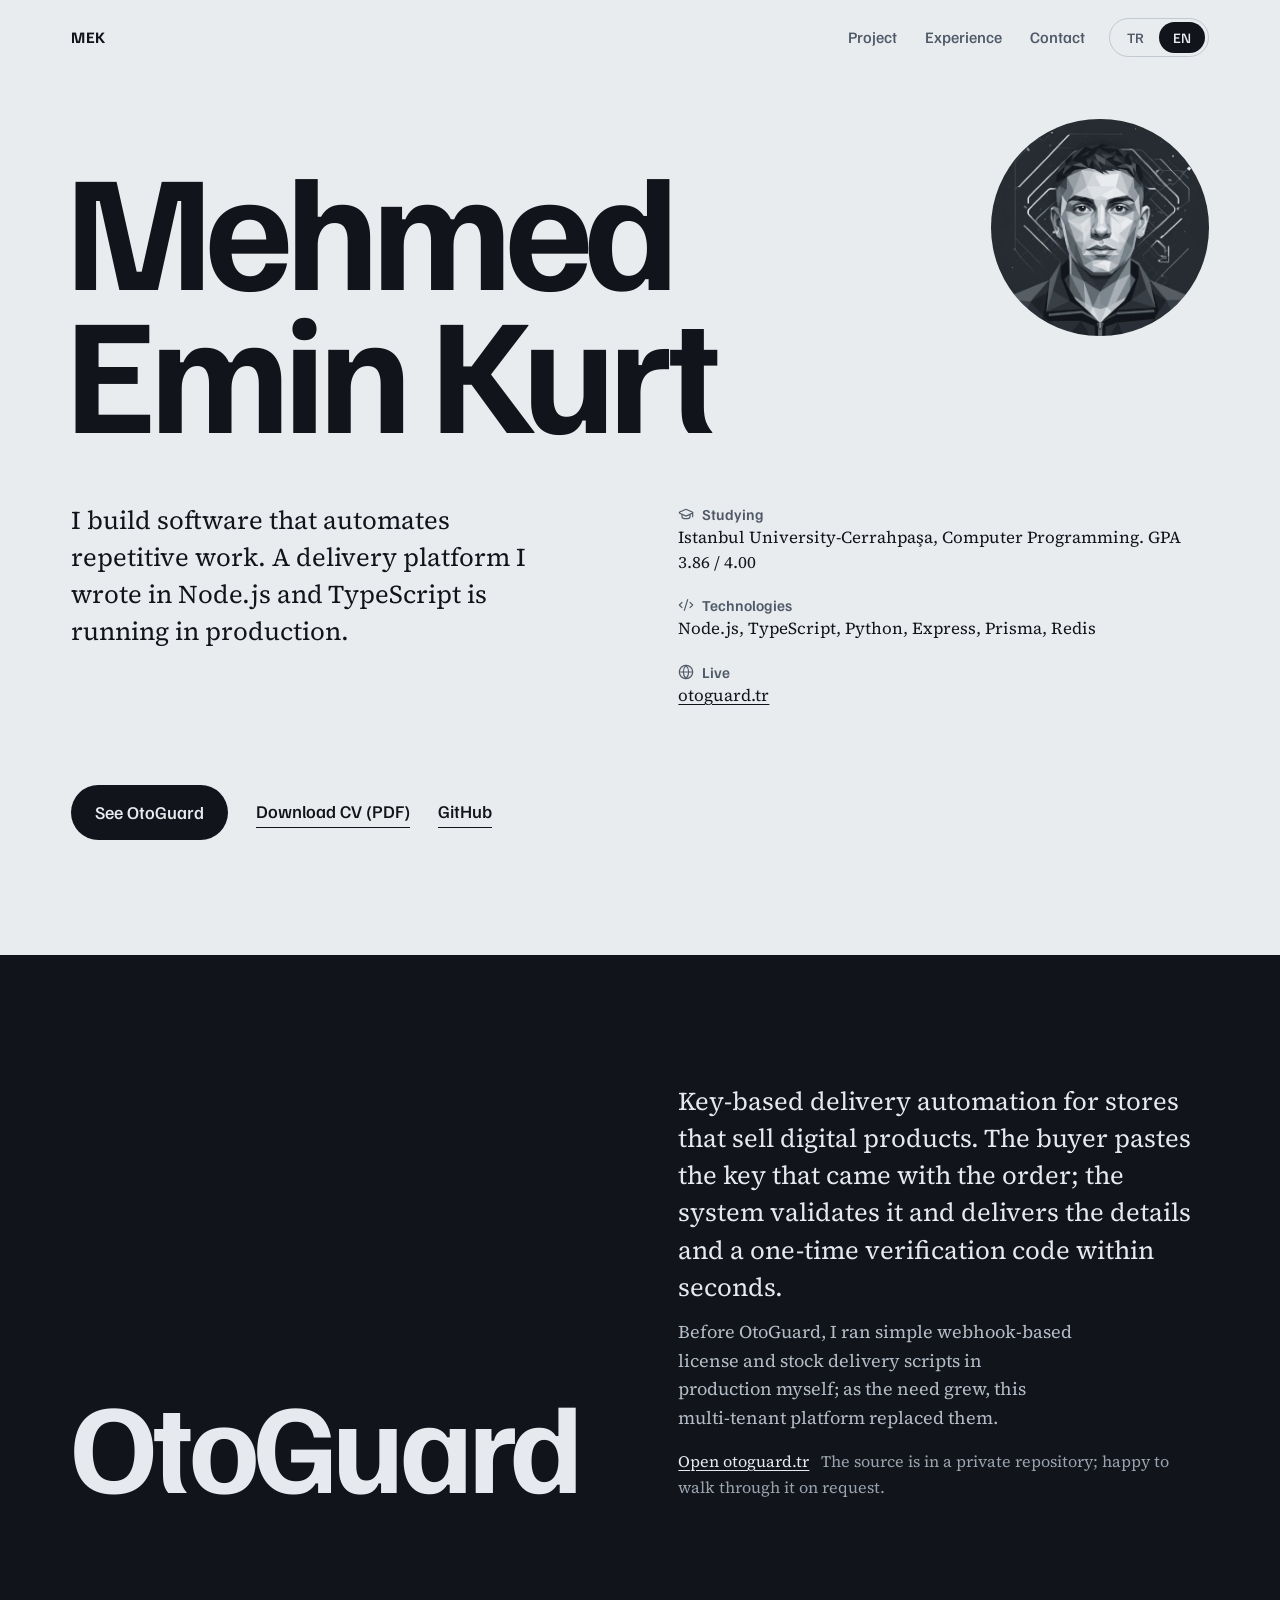
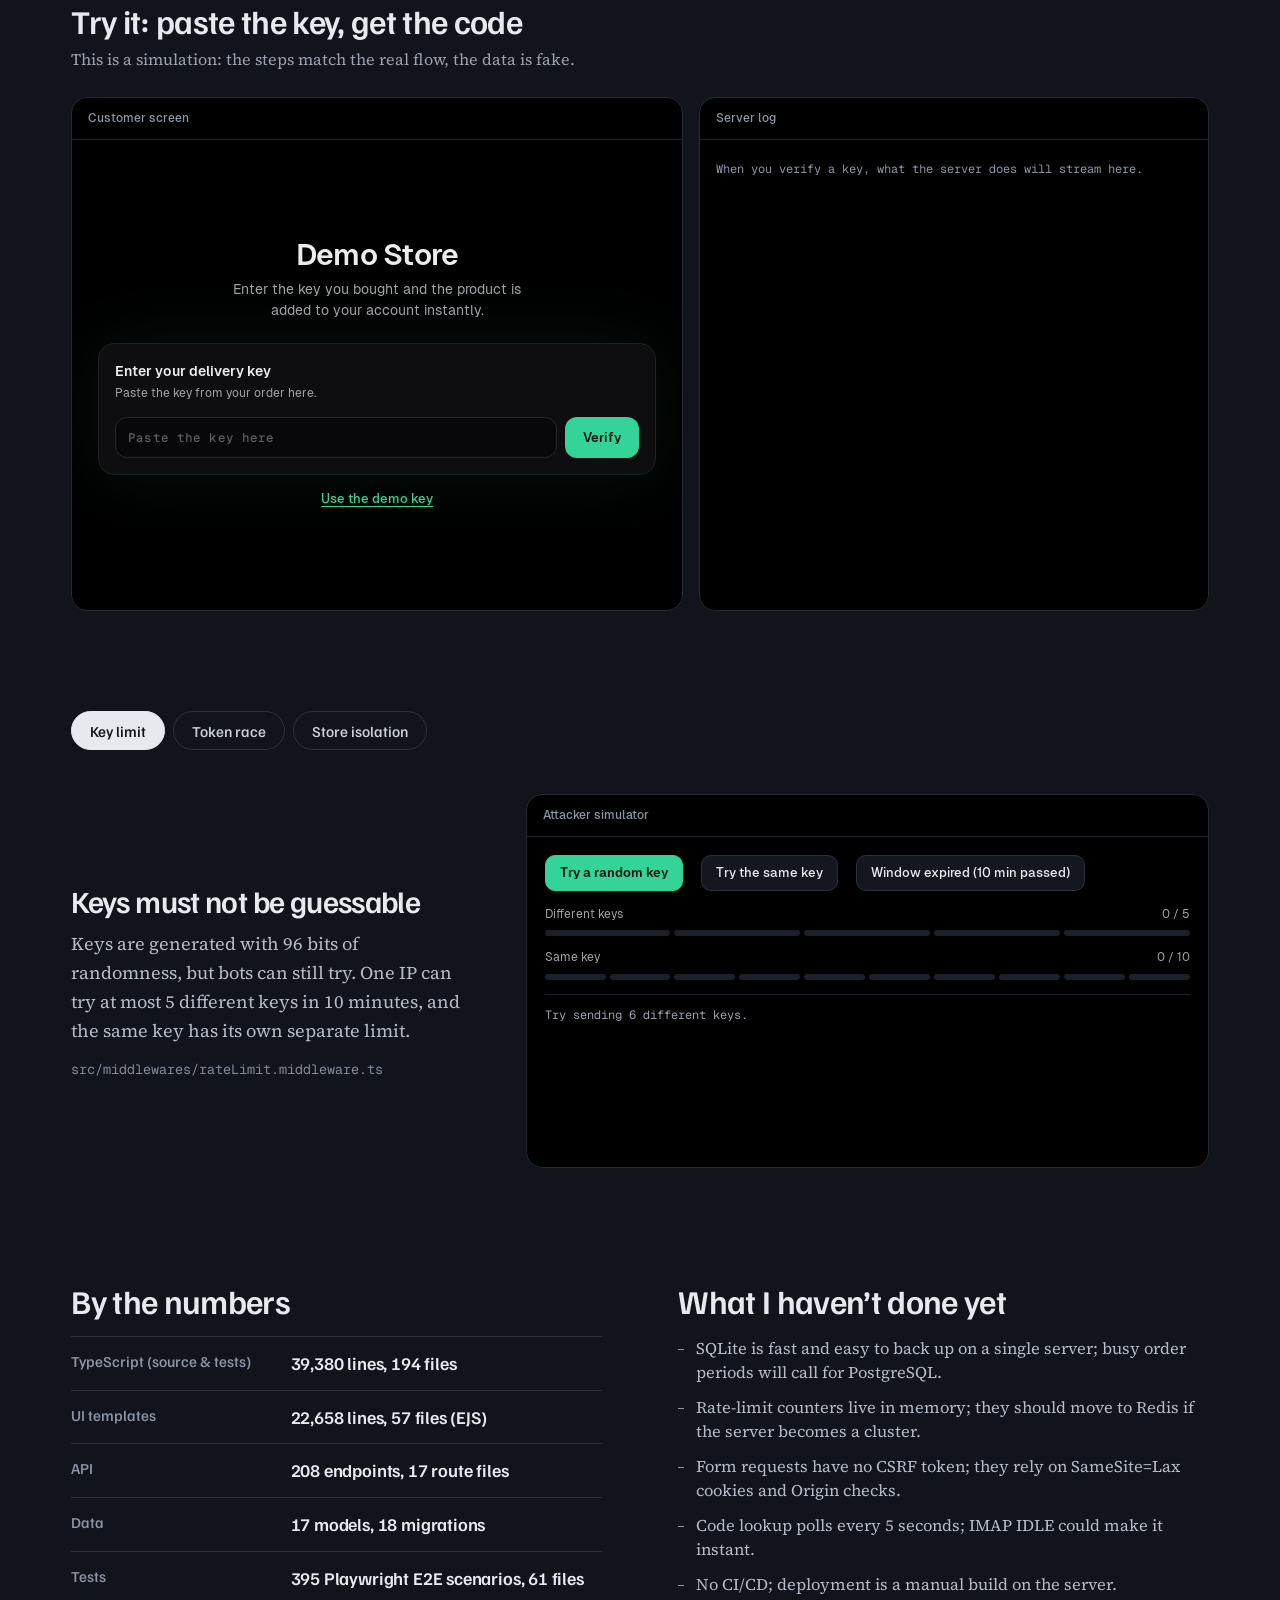
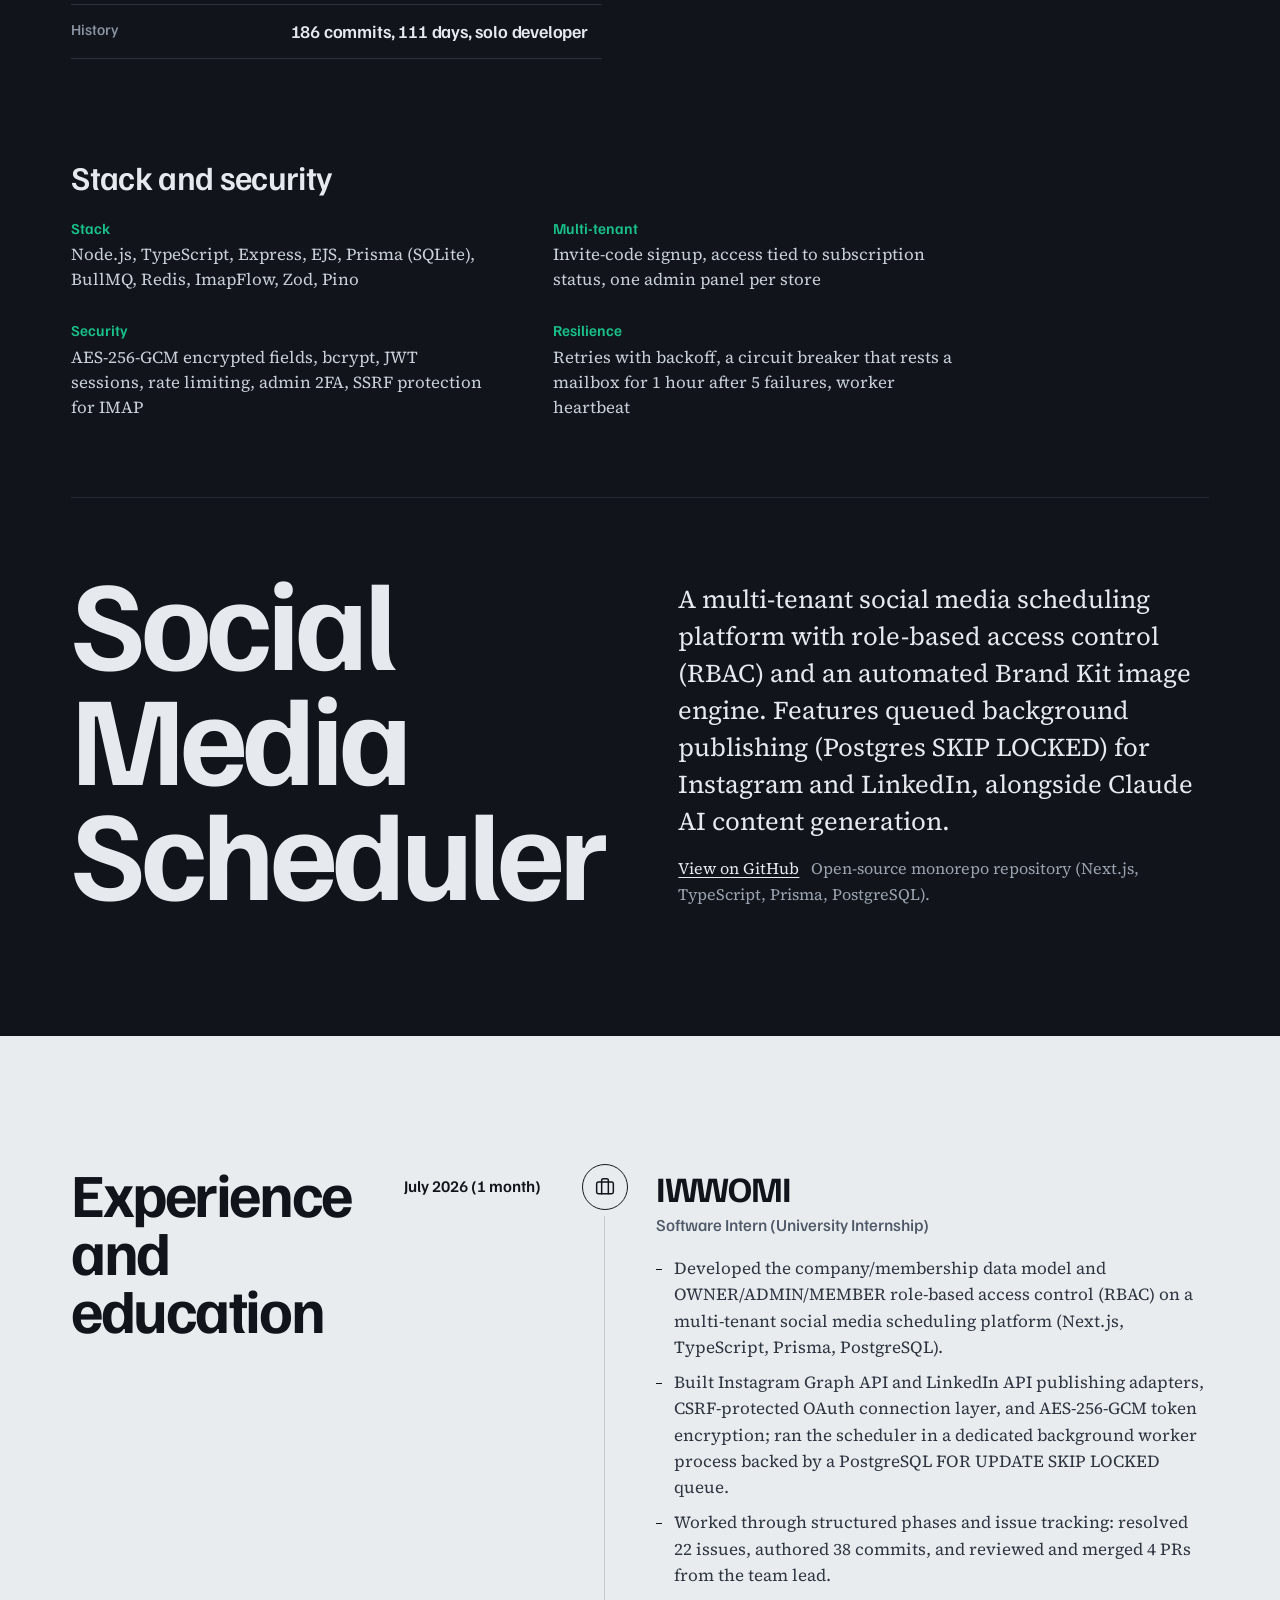
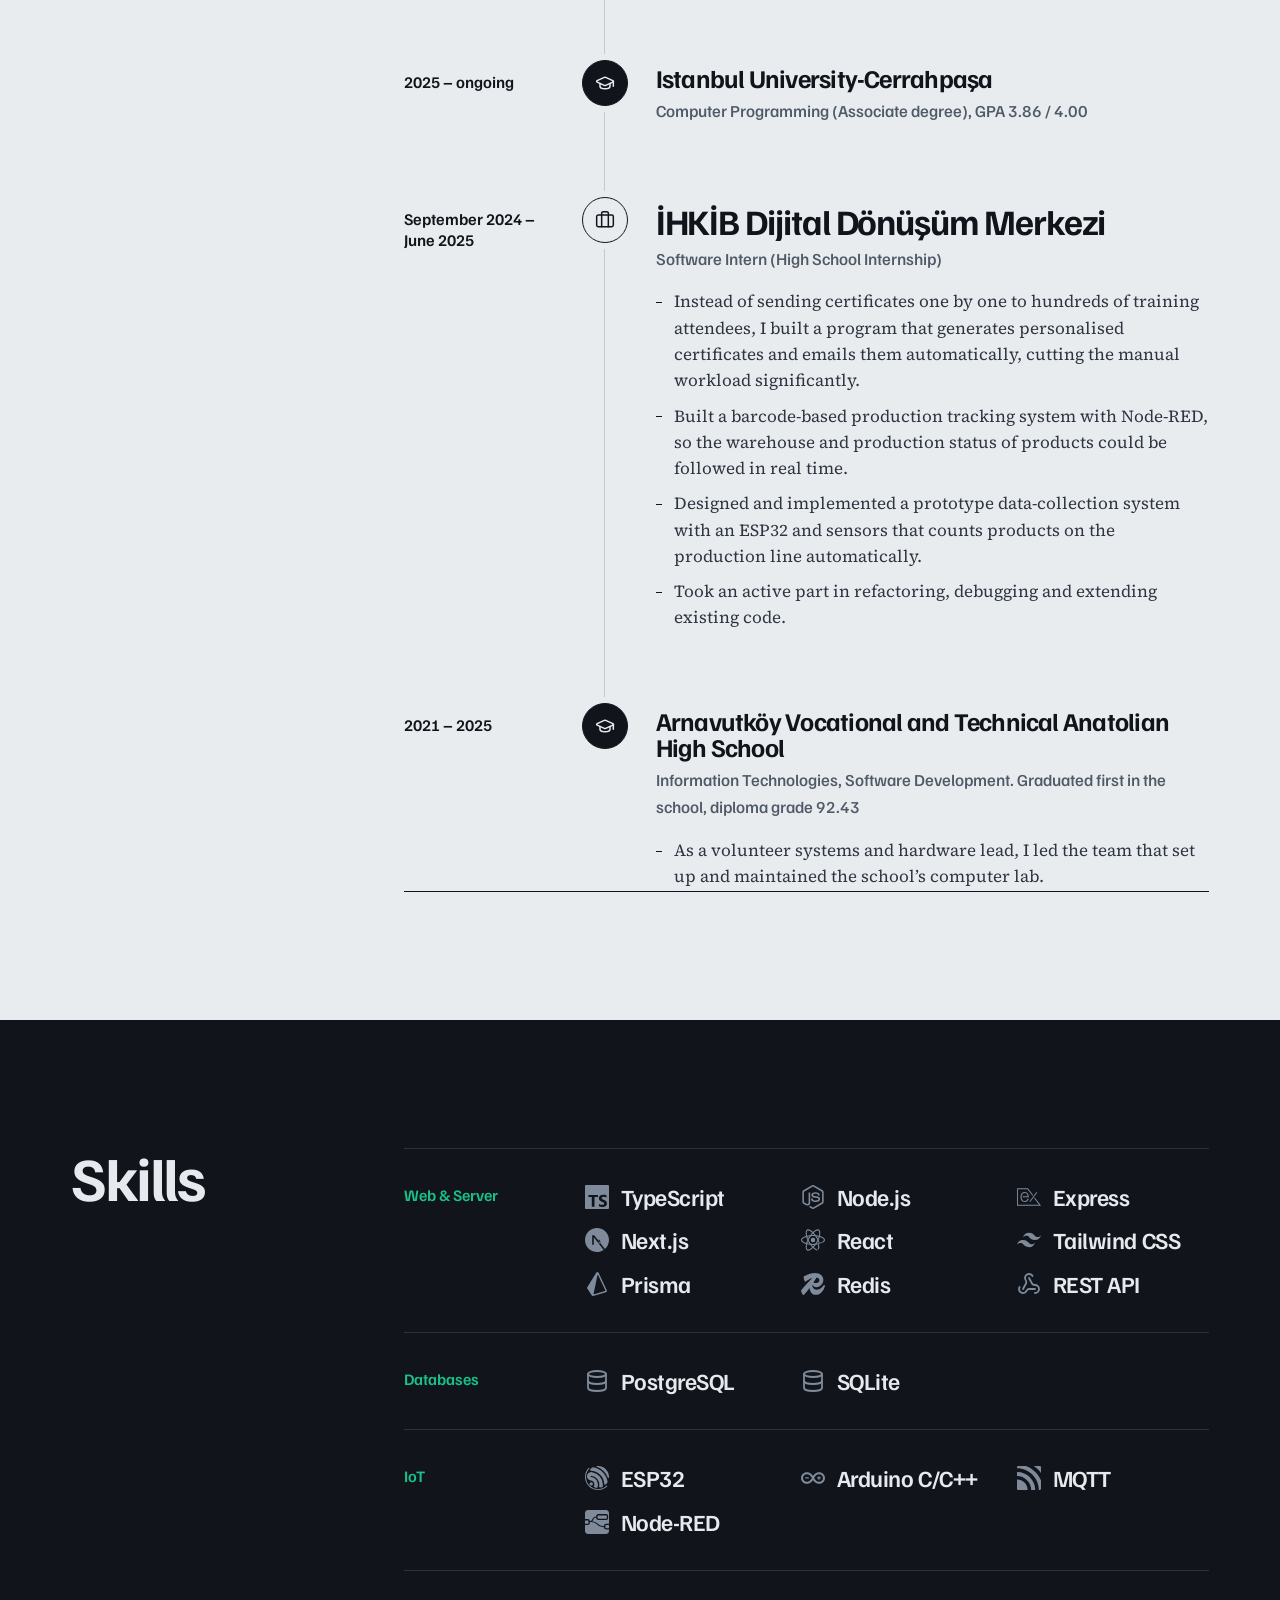
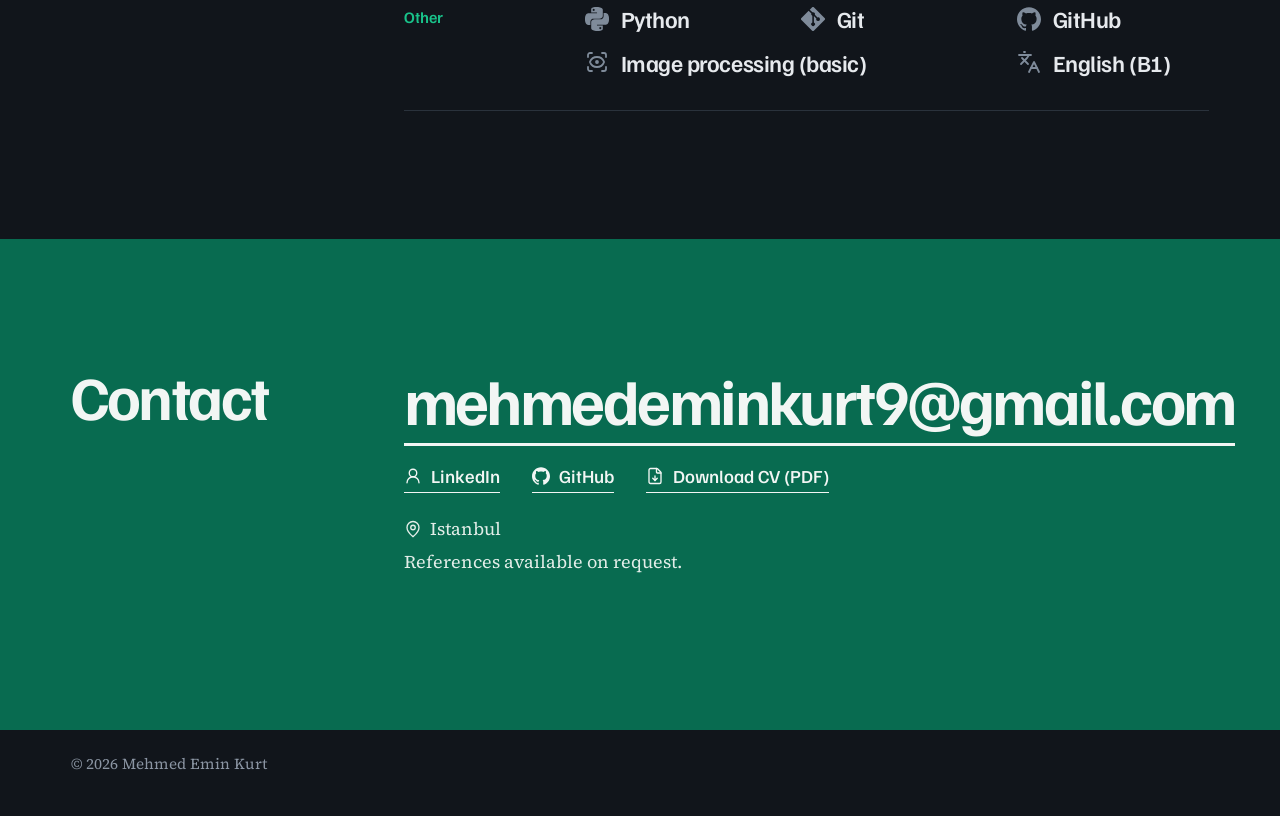
<file: index.html>
<!doctype html>
<html lang="tr">
<head>
<meta charset="utf-8">
<meta name="viewport" content="width=device-width, initial-scale=1">
<title>Mehmed Emin Kurt | Yazılım Geliştirici</title>
<meta name="description" content="Node.js ve TypeScript ile üretim ortamında çalışan otomasyon ve platform yazılımları geliştiriyorum.">
<meta name="author" content="Mehmed Emin Kurt">
<meta name="google-site-verification" content="Hq9BTtdU9_inUqrQPmL8y7gX9nxxVddWx8DEYEbTq4Q">
<meta name="robots" content="index, follow, max-image-preview:large">
<link rel="canonical" href="https://mehmedeminkurt.github.io/">
<meta property="og:site_name" content="Mehmed Emin Kurt">
<meta property="og:locale" content="tr_TR">
<meta property="og:locale:alternate" content="en_US">
<meta property="og:title" content="Mehmed Emin Kurt | Yazılım Geliştirici">
<meta property="og:description" content="Node.js ve TypeScript ile üretim ortamında çalışan otomasyon ve platform yazılımları geliştiriyorum.">
<meta property="og:type" content="website">
<meta property="og:url" content="https://mehmedeminkurt.github.io/">
<meta property="og:image" content="https://mehmedeminkurt.github.io/assets/og.png">
<meta property="og:image:width" content="1200">
<meta property="og:image:height" content="630">
<meta property="og:image:alt" content="Mehmed Emin Kurt, Bilgisayar Programcılığı öğrencisi">
<meta name="twitter:card" content="summary_large_image">
<meta name="twitter:title" content="Mehmed Emin Kurt | Yazılım Geliştirici">
<meta name="twitter:description" content="Node.js ve TypeScript ile üretim ortamında çalışan otomasyon ve platform yazılımları geliştiriyorum.">
<meta name="twitter:image" content="https://mehmedeminkurt.github.io/assets/og.png">
<meta name="theme-color" content="#e9ecef">
<script type="application/ld+json">{"@context": "https://schema.org", "@graph": [{"@type": "Person", "@id": "https://mehmedeminkurt.github.io/#kisi", "name": "Mehmed Emin Kurt", "url": "https://mehmedeminkurt.github.io/", "image": "https://mehmedeminkurt.github.io/assets/profil-ai.webp", "jobTitle": "Bilgisayar Programcılığı öğrencisi", "description": "Tekrar eden işleri otomatikleştiren yazılımlar geliştiriyor. Node.js ve TypeScript ile yazdığı OtoGuard teslimat platformu canlıda çalışıyor.", "address": {"@type": "PostalAddress", "addressLocality": "İstanbul", "addressCountry": "TR"}, "alumniOf": {"@type": "CollegeOrUniversity", "name": "İstanbul Üniversitesi-Cerrahpaşa"}, "knowsAbout": ["Node.js", "TypeScript", "Python", "Express", "Prisma", "Redis", "REST API", "ESP32", "MQTT", "Node-RED"], "sameAs": ["https://github.com/mehmedeminkurt", "https://www.linkedin.com/in/mehmedeminkurt/"]}, {"@type": "WebSite", "@id": "https://mehmedeminkurt.github.io/#site", "url": "https://mehmedeminkurt.github.io/", "name": "Mehmed Emin Kurt", "inLanguage": ["tr", "en"], "publisher": {"@id": "https://mehmedeminkurt.github.io/#kisi"}}]}</script>
<link rel="preload" href="fonts/familjen-grotesk-latin-700-normal.woff2" as="font" type="font/woff2" crossorigin>
<link rel="icon" href="favicon.svg" type="image/svg+xml">
<link rel="preload" href="fonts.css?v=9" as="style">
<link rel="preload" href="style.css?v=9" as="style">
<link rel="stylesheet" href="fonts.css?v=9">
<link rel="stylesheet" href="style.css?v=9">
<script>document.documentElement.classList.add('js-stats');setTimeout(function(){document.documentElement.classList.add('stats-ready')},2500);</script>
</head>
<body>
<a class="skip" href="#icerik" data-i18n="skip">İçeriğe geç</a>

<header class="top">
  <a class="mark" href="#ust" aria-label="MEK – Mehmed Emin Kurt">MEK</a>
  <nav aria-label="Ana menü">
    <a href="#proje" data-i18n="nav_project">Proje</a>
    <a href="#deneyim" data-i18n="nav_exp">Deneyim</a>
    <a href="#iletisim" data-i18n="nav_contact">İletişim</a>
  </nav>
  <div class="lang" role="group" aria-label="Dil / Language">
    <span class="lang-pill" aria-hidden="true"></span>
    <button type="button" data-lang="tr" aria-pressed="true">TR</button>
    <button type="button" data-lang="en" aria-pressed="false">EN</button>
  </div>
</header>

<main id="icerik">
<section class="hero" id="ust">
  <img class="hero-avatar" src="assets/profil-ai.webp" width="240" height="240" alt="Mehmed Emin Kurt, illüstrasyon" fetchpriority="high">
  <h1 aria-label="Mehmed Emin Kurt">
    <span class="line" aria-hidden="true"><span>Mehmed</span></span>
    <span class="line" aria-hidden="true"><span>Emin Kurt</span></span>
  </h1>
  <div class="hero-body">
    <p class="lead" data-i18n="lead">Tekrar eden işleri otomatikleştiren yazılımlar geliştiriyorum. Node.js ve TypeScript ile yazdığım bir teslimat platformu canlıda çalışıyor.</p>
    <dl class="facts">
      <div><dt><svg class="ic" viewBox="0 0 24 24" fill="none" stroke="currentColor" stroke-width="1.8" stroke-linecap="round" stroke-linejoin="round" aria-hidden="true"><path d="M21.42 10.922a1 1 0 0 0-.019-1.838L12.83 5.18a2 2 0 0 0-1.66 0L2.6 9.08a1 1 0 0 0 0 1.832l8.57 3.908a2 2 0 0 0 1.66 0z" /> <path d="M22 10v6" /> <path d="M6 12.5V16a6 3 0 0 0 12 0v-3.5" /></svg><span data-i18n="f1_t">Okuyor</span></dt><dd data-i18n="f1_d">İstanbul Üniversitesi-Cerrahpaşa, Bilgisayar Programcılığı. AGNO 3.86 / 4.00</dd></div>
      <div><dt><svg class="ic" viewBox="0 0 24 24" fill="none" stroke="currentColor" stroke-width="1.8" stroke-linecap="round" stroke-linejoin="round" aria-hidden="true"><path d="m18 16 4-4-4-4" /> <path d="m6 8-4 4 4 4" /> <path d="m14.5 4-5 16" /></svg><span data-i18n="f2_t">Teknolojiler</span></dt><dd>Node.js, TypeScript, Python, Express, Prisma, Redis</dd></div>
      <div><dt><svg class="ic" viewBox="0 0 24 24" fill="none" stroke="currentColor" stroke-width="1.8" stroke-linecap="round" stroke-linejoin="round" aria-hidden="true"><circle cx="12" cy="12" r="10" /> <path d="M12 2a14.5 14.5 0 0 0 0 20 14.5 14.5 0 0 0 0-20" /> <path d="M2 12h20" /></svg><span data-i18n="f3_t">Yayında</span></dt><dd><a href="https://otoguard.tr" rel="noopener">otoguard.tr</a></dd></div>
    </dl>
    <p class="hero-links">
      <a class="btn" href="#proje" data-i18n="cta_project">OtoGuard'ı incele</a>
      <a class="tl" href="assets/Mehmed-Emin-Kurt-CV.pdf" download data-i18n="cta_cv">CV'yi indir (PDF)</a>
      <a class="tl" href="https://github.com/mehmedeminkurt" rel="noopener">GitHub</a>
    </p>
  </div>
</section>

<section class="project" id="proje">
  <div class="wrap">
    <div class="project-head">
      <h2>OtoGuard</h2>
      <div>
        <p class="lead" data-i18n="p_lead">Dijital ürün satan mağazalar için anahtar tabanlı teslimat otomasyonu. Alıcı siparişle gelen anahtarı yapıştırır; sistem anahtarı doğrular, teslimat bilgilerini ve tek kullanımlık doğrulama kodunu birkaç saniye içinde iletir.</p>
        <p style="margin-top:12px;color:#b4bcc7;max-width:40ch;line-height:1.6" data-i18n="p_story">OtoGuard'dan önce webhook tabanlı basit lisans ve stok teslimat programlarını canlıda kendim kullandım; ihtiyaç büyüyünce yerini çok kiracılı bu platform aldı.</p>
        <p class="note"><a href="https://otoguard.tr" rel="noopener" data-i18n="p_open">otoguard.tr'yi aç</a> <span data-i18n="p_private">Kaynak kod özel depoda; istenirse birlikte inceleyebiliriz.</span></p>
      </div>
    </div>

    <div class="lab" id="deneme">
      <div class="lab-head">
        <h3 data-i18n="d_h">Dene: anahtarı yapıştır, kod gelsin</h3>
        <p data-i18n="d_note">Bu bir simülasyon: adımlar gerçek akışın sırasıyla aynı, veriler sahte.</p>
      </div>
      <div class="demo" id="demo-delivery">
        <div class="win">
          <div class="win-bar"><span data-i18n="cust_label">Müşteri ekranı</span></div>
          <div class="cust-body" aria-live="polite"></div>
        </div>
        <div class="win">
          <div class="win-bar"><span data-i18n="trace_label">Sunucu günlüğü</span></div>
          <div class="trace-body" role="log" aria-label="Sunucu günlüğü"></div>
        </div>
      </div>
    </div>

    

    <div class="sims" id="sims">
      <div class="sim-tabs" role="tablist" aria-label="Simülasyonlar" data-i18n-alabel="sim_a">
        <button class="sim-tab" role="tab" type="button" aria-selected="true" data-sim="0" data-i18n="tb1">Anahtar sınırı</button>
        <button class="sim-tab" role="tab" type="button" aria-selected="false" data-sim="1" data-i18n="tb2">Token yarışı</button>
        <button class="sim-tab" role="tab" type="button" aria-selected="false" data-sim="2" data-i18n="tb3">Mağaza izolasyonu</button>
      </div>
      <div class="scene sim" data-sim="0">
      <div class="scene-text">
        <h4 data-i18n="sc1_t">Anahtarlar tahmin edilemesin</h4>
        <p data-i18n="sc1_p">Anahtarlar 96 bit rastgelelikte üretiliyor, ama botlar yine de deneyebilir. Tek bir IP 10 dakikada en fazla 5 farklı anahtar deneyebilir; aynı anahtarın da ayrı bir sınırı var.</p>
        <p class="file">src/middlewares/rateLimit.middleware.ts</p>
      </div>
      <div class="win widget" id="w-limit"><div class="win-bar"><span data-i18n="w1_label">Saldırgan simülatörü</span></div><div class="w-body"></div></div>
    </div>
      <div class="scene sim" data-sim="1" hidden>
      <div class="scene-text">
        <h4 data-i18n="sc2_t">İki iş aynı anda gelirse</h4>
        <p data-i18n="sc2_p">Microsoft her yenilemede refresh token'ı değiştirir. İki iş eski token'la aynı anda giderse ikincisi reddedilir ve hesabın bağlantısı bozulur. Worker, aynı hesap için süren yenilemeyi tek bir promise olarak paylaştırıyor.</p>
        <p class="file">src/worker.ts</p>
      </div>
      <div class="win widget" id="w-race"><div class="win-bar"><span data-i18n="w2_label">Token yenileme yarışı</span></div><div class="w-body"></div></div>
    </div>
      <div class="scene sim" data-sim="2" hidden>
      <div class="scene-text">
        <h4 data-i18n="sc3_t">Filtreyi unutmak mümkün olmasın</h4>
        <p data-i18n="sc3_p">Her sorguya store_id koşulunu elle yazmak yerine Prisma Client Extension bunu otomatik ekliyor. Bir mağaza diğerinin verisini göremiyor.</p>
        <p class="file">src/lib/prisma.ts</p>
      </div>
      <div class="win widget" id="w-tenant"><div class="win-bar"><span data-i18n="w3_label">Mağaza izolasyonu</span></div><div class="w-body"></div></div>
    </div>
    </div>

    

    

    

    <div class="facts2">
      <div class="ledger">
        <h3 data-i18n="n_h">Sayılarla</h3>
        <dl>
          <div><dt data-i18n="n1_k">TypeScript (kaynak + test)</dt><dd data-i18n="n1_v">39.380 satır, 194 dosya</dd></div>
          <div><dt data-i18n="n2_k">Arayüz şablonları</dt><dd data-i18n="n2_v">22.658 satır, 57 dosya (EJS)</dd></div>
          <div><dt data-i18n="n3_k">API</dt><dd data-i18n="n3_v">208 endpoint, 17 rota dosyası</dd></div>
          <div><dt data-i18n="n4_k">Veri</dt><dd data-i18n="n4_v">17 model, 18 migration</dd></div>
          <div><dt data-i18n="n5_k">Test</dt><dd data-i18n="n5_v">395 Playwright E2E senaryosu, 61 dosya</dd></div>
          <div><dt data-i18n="n6_k">Geçmiş</dt><dd data-i18n="n6_v">182 commit, 110 gün, tek geliştirici</dd></div>
        </dl>
      </div>
      <div class="limits">
        <h3 data-i18n="l_h">Henüz yapmadıklarım</h3>
        <ul>
          <li data-i18n="l1">SQLite tek sunucuda hızlı ve yedeklemesi kolay; yoğun sipariş anlarında PostgreSQL'e geçmek gerekecek.</li>
          <li data-i18n="l2">Rate limit sayaçları bellekte; sunucu kümesi kurulursa Redis'e taşınmalı.</li>
          <li data-i18n="l3">Form isteklerinde CSRF token yok; SameSite=Lax çerezine ve Origin kontrolüne dayanıyor.</li>
          <li data-i18n="l4">Kod arama 5 saniyede bir polling; IMAP IDLE ile anlık hale getirilebilir.</li>
          <li data-i18n="l5">CI/CD yok; dağıtım sunucuda elle derlenerek yapılıyor.</li>
        </ul>
      </div>
    </div>

    <div class="tech"><h3 data-i18n="sp_h">Yığın ve güvenlik</h3><dl class="spec">
        <div><dt data-i18n="sp1_t">Yığın</dt><dd>Node.js, TypeScript, Express, EJS, Prisma (SQLite), BullMQ, Redis, ImapFlow, Zod, Pino</dd></div>
        <div><dt data-i18n="sp2_t">Çok mağazalı yapı</dt><dd data-i18n="sp2_d">Davet kodlu kayıt, abonelik durumuna bağlı erişim, mağaza başına yönetim paneli</dd></div>
        <div><dt data-i18n="sp3_t">Güvenlik</dt><dd data-i18n="sp3_d">AES-256-GCM ile şifreli alanlar, bcrypt, JWT oturumları, rate limiting, yönetici 2FA, IMAP için SSRF koruması</dd></div>
        <div><dt data-i18n="sp4_t">Dayanıklılık</dt><dd data-i18n="sp4_d">Tekrar deneme ve geri çekilme, 5 hatada posta kutusunu 1 saat dinlendiren devre kesici, worker kalp atışı</dd></div>
      </dl></div>

    <div class="project-head" style="margin-top:clamp(48px,6vw,84px);padding-top:clamp(40px,5vw,64px);border-top:1px solid #232a33">
      <h2>Social Media<br>Scheduler</h2>
      <div>
        <p class="lead" data-i18n="p2_lead">Çok kiracılı (multi-tenant), rol tabanlı erişim kontrollü ve otomatik Brand Kit motoruna sahip sosyal medya zamanlama platformu. Instagram ve LinkedIn için kuyruk tabanlı (Postgres SKIP LOCKED) arka plan yayını ve Claude ile yapay zekâ içerik desteği sunar.</p>
        <p class="note"><a href="https://github.com/mehmedeminkurt/social-media-scheduler" rel="noopener" target="_blank" data-i18n="p2_open">GitHub'da incele</a> <span data-i18n="p2_public">Açık kaynak kodlu monorepo deposu (Next.js, TypeScript, Prisma, PostgreSQL).</span></p>
      </div>
    </div>
  </div>
</section>

<section class="block" id="deneyim">
  <div class="wrap side">
    <h2 data-i18n="h_exp">Deneyim ve eğitim</h2>
    <ol class="tl">
      <li class="tl-item work">
        <p class="tl-date" data-i18n="e1_w">Temmuz 2026 (1 ay)</p>
        <span class="node"><svg class="nic" viewBox="0 0 24 24" fill="none" stroke="currentColor" stroke-width="1.8" stroke-linecap="round" stroke-linejoin="round" aria-hidden="true"><path d="M16 20V4a2 2 0 0 0-2-2h-4a2 2 0 0 0-2 2v16" /> <rect width="20" height="14" x="2" y="6" rx="2" /></svg></span>
        <div class="tl-body">
          <h3><a href="https://iwwomi.com/tr/" rel="noopener">IWWOMI</a></h3>
          <p class="role" data-i18n="e1_r">Yazılım Stajyeri (Üniversite Stajı)</p>
          <ul><li data-i18n="e1_g">Çok kiracılı bir sosyal medya zamanlama platformunda (Next.js, TypeScript, Prisma, PostgreSQL) şirket/üyelik veri modelini ve OWNER/ADMIN/MEMBER rol tabanlı erişim kontrolünü geliştirdim.</li><li data-i18n="e1_2">Instagram Graph API ve LinkedIn API yayın adaptörlerini, CSRF korumalı OAuth bağlantı katmanını ve AES-256-GCM token şifrelemesini yazdım; zamanlayıcıyı PostgreSQL FOR UPDATE SKIP LOCKED kuyruğuyla ayrı bir worker sürecinde çalıştırdım.</li><li data-i18n="e1_3">Faz planı ve issue takibiyle çalıştım: 22 issue kapattım, 38 commit attım; ekip liderinin 4 PR'ını review edip merge ettim.</li></ul>
        </div>
      </li>
      <li class="tl-item edu">
        <p class="tl-date" data-i18n="d1_w">2025 – devam ediyor</p>
        <span class="node"><svg class="nic" viewBox="0 0 24 24" fill="none" stroke="currentColor" stroke-width="1.8" stroke-linecap="round" stroke-linejoin="round" aria-hidden="true"><path d="M21.42 10.922a1 1 0 0 0-.019-1.838L12.83 5.18a2 2 0 0 0-1.66 0L2.6 9.08a1 1 0 0 0 0 1.832l8.57 3.908a2 2 0 0 0 1.66 0z" /> <path d="M22 10v6" /> <path d="M6 12.5V16a6 3 0 0 0 12 0v-3.5" /></svg></span>
        <div class="tl-body">
          <h3><span data-i18n="d1_t">İstanbul Üniversitesi-Cerrahpaşa</span></h3>
          <p class="role" data-i18n="d1_r">Bilgisayar Programcılığı (Ön Lisans), genel not ortalaması 3.86 / 4.00</p>
          
        </div>
      </li>
      <li class="tl-item work">
        <p class="tl-date" data-i18n="e2_w">Eylül 2024 – Haziran 2025</p>
        <span class="node"><svg class="nic" viewBox="0 0 24 24" fill="none" stroke="currentColor" stroke-width="1.8" stroke-linecap="round" stroke-linejoin="round" aria-hidden="true"><path d="M16 20V4a2 2 0 0 0-2-2h-4a2 2 0 0 0-2 2v16" /> <rect width="20" height="14" x="2" y="6" rx="2" /></svg></span>
        <div class="tl-body">
          <h3><a href="https://www.ddm.org.tr/" rel="noopener">İHKİB Dijital Dönüşüm Merkezi</a></h3>
          <p class="role" data-i18n="e2_r">Yazılım Stajyeri (Lise Stajı)</p>
          <ul><li data-i18n="e2_1">Eğitimlere katılan yüzlerce kişiye tek tek sertifika göndermek yerine, isimlere özel sertifika oluşturan ve otomatik e-posta gönderen bir program geliştirdim; manuel iş yükü önemli ölçüde azaldı.</li><li data-i18n="e2_2">Node-RED ile barkod tabanlı bir üretim takip sistemi geliştirdim; ürünlerin depo ve üretim durumu gerçek zamanlı izlenebildi.</li><li data-i18n="e2_3">ESP32 ve sensör entegrasyonuyla, üretim hattındaki ürün sayısını otomatik izleyen bir prototip veri toplama sistemi tasarladım ve uyguladım.</li><li data-i18n="e2_4">Mevcut kodları düzenleme, hata ayıklama ve ihtiyaçlara göre geliştirme süreçlerinde aktif görev aldım.</li></ul>
        </div>
      </li>
      <li class="tl-item edu">
        <p class="tl-date">2021 – 2025</p>
        <span class="node"><svg class="nic" viewBox="0 0 24 24" fill="none" stroke="currentColor" stroke-width="1.8" stroke-linecap="round" stroke-linejoin="round" aria-hidden="true"><path d="M21.42 10.922a1 1 0 0 0-.019-1.838L12.83 5.18a2 2 0 0 0-1.66 0L2.6 9.08a1 1 0 0 0 0 1.832l8.57 3.908a2 2 0 0 0 1.66 0z" /> <path d="M22 10v6" /> <path d="M6 12.5V16a6 3 0 0 0 12 0v-3.5" /></svg></span>
        <div class="tl-body">
          <h3><span data-i18n="d2_t">Arnavutköy Mesleki ve Teknik Anadolu Lisesi</span></h3>
          <p class="role" data-i18n="d2_r">Bilişim Teknolojileri, Yazılım Geliştirme. Okul birincisi, diploma notu 92,43</p>
          <ul><li data-i18n="d2_e">Gönüllü sistem ve donanım sorumlusu olarak okul bilgisayar laboratuvarının kurulum ve bakım süreçlerinde ekibe liderlik ettim.</li></ul>
        </div>
      </li>
    </ol>
  </div>
</section>

<section class="block dark" id="beceriler">
  <div class="wrap side">
    <h2 data-i18n="h_skills">Beceriler</h2>
    <dl class="skills">
      <div><dt data-i18n="k1_t">Web &amp; Sunucu</dt><dd><ul><li><svg class="ic" viewBox="0 0 24 24" aria-hidden="true"><path fill="currentColor" d="M1.125 0C.502 0 0 .502 0 1.125v21.75C0 23.498.502 24 1.125 24h21.75c.623 0 1.125-.502 1.125-1.125V1.125C24 .502 23.498 0 22.875 0zm17.363 9.75c.612 0 1.154.037 1.627.111a6.38 6.38 0 0 1 1.306.34v2.458a3.95 3.95 0 0 0-.643-.361 5.093 5.093 0 0 0-.717-.26 5.453 5.453 0 0 0-1.426-.2c-.3 0-.573.028-.819.086a2.1 2.1 0 0 0-.623.242c-.17.104-.3.229-.393.374a.888.888 0 0 0-.14.49c0 .196.053.373.156.529.104.156.252.304.443.444s.423.276.696.41c.273.135.582.274.926.416.47.197.892.407 1.266.628.374.222.695.473.963.753.268.279.472.598.614.957.142.359.214.776.214 1.253 0 .657-.125 1.21-.373 1.656a3.033 3.033 0 0 1-1.012 1.085 4.38 4.38 0 0 1-1.487.596c-.566.12-1.163.18-1.79.18a9.916 9.916 0 0 1-1.84-.164 5.544 5.544 0 0 1-1.512-.493v-2.63a5.033 5.033 0 0 0 3.237 1.2c.333 0 .624-.03.872-.09.249-.06.456-.144.623-.25.166-.108.29-.234.373-.38a1.023 1.023 0 0 0-.074-1.089 2.12 2.12 0 0 0-.537-.5 5.597 5.597 0 0 0-.807-.444 27.72 27.72 0 0 0-1.007-.436c-.918-.383-1.602-.852-2.053-1.405-.45-.553-.676-1.222-.676-2.005 0-.614.123-1.141.369-1.582.246-.441.58-.804 1.004-1.089a4.494 4.494 0 0 1 1.47-.629 7.536 7.536 0 0 1 1.77-.201zm-15.113.188h9.563v2.166H9.506v9.646H6.789v-9.646H3.375z"/></svg><span>TypeScript</span></li><li><svg class="ic" viewBox="0 0 24 24" aria-hidden="true"><path fill="currentColor" d="M11.998,24c-0.321,0-0.641-0.084-0.922-0.247l-2.936-1.737c-0.438-0.245-0.224-0.332-0.08-0.383 c0.585-0.203,0.703-0.25,1.328-0.604c0.065-0.037,0.151-0.023,0.218,0.017l2.256,1.339c0.082,0.045,0.197,0.045,0.272,0l8.795-5.076 c0.082-0.047,0.134-0.141,0.134-0.238V6.921c0-0.099-0.053-0.192-0.137-0.242l-8.791-5.072c-0.081-0.047-0.189-0.047-0.271,0 L3.075,6.68C2.99,6.729,2.936,6.825,2.936,6.921v10.15c0,0.097,0.054,0.189,0.139,0.235l2.409,1.392 c1.307,0.654,2.108-0.116,2.108-0.89V7.787c0-0.142,0.114-0.253,0.256-0.253h1.115c0.139,0,0.255,0.112,0.255,0.253v10.021 c0,1.745-0.95,2.745-2.604,2.745c-0.508,0-0.909,0-2.026-0.551L2.28,18.675c-0.57-0.329-0.922-0.945-0.922-1.604V6.921 c0-0.659,0.353-1.275,0.922-1.603l8.795-5.082c0.557-0.315,1.296-0.315,1.848,0l8.794,5.082c0.57,0.329,0.924,0.944,0.924,1.603 v10.15c0,0.659-0.354,1.273-0.924,1.604l-8.794,5.078C12.643,23.916,12.324,24,11.998,24z M19.099,13.993 c0-1.9-1.284-2.406-3.987-2.763c-2.731-0.361-3.009-0.548-3.009-1.187c0-0.528,0.235-1.233,2.258-1.233 c1.807,0,2.473,0.389,2.747,1.607c0.024,0.115,0.129,0.199,0.247,0.199h1.141c0.071,0,0.138-0.031,0.186-0.081 c0.048-0.054,0.074-0.123,0.067-0.196c-0.177-2.098-1.571-3.076-4.388-3.076c-2.508,0-4.004,1.058-4.004,2.833 c0,1.925,1.488,2.457,3.895,2.695c2.88,0.282,3.103,0.703,3.103,1.269c0,0.983-0.789,1.402-2.642,1.402 c-2.327,0-2.839-0.584-3.011-1.742c-0.02-0.124-0.126-0.215-0.253-0.215h-1.137c-0.141,0-0.254,0.112-0.254,0.253 c0,1.482,0.806,3.248,4.655,3.248C17.501,17.007,19.099,15.91,19.099,13.993z"/></svg><span>Node.js</span></li><li><svg class="ic" viewBox="0 0 24 24" aria-hidden="true"><path fill="currentColor" d="M12.262 16.666h1.146l6.975-9.325H19.22zm9.778 1.441v.004l-4.334-5.706-.557.74 4.873 6.682H.945V4.173h9.505l5.026 6.7.574-.772-4.374-5.928h.003l-.719-.945H0v17.544h24zM10.917 8.705a3.8 3.8 0 0 0-1.292-1.183q-.796-.45-1.916-.45c-.746 0-1.37.14-1.906.424a3.76 3.76 0 0 0-1.31 1.12 4.9 4.9 0 0 0-.75 1.581 7.17 7.17 0 0 0 0 3.696c.148.567.402 1.101.75 1.573a3.5 3.5 0 0 0 1.31 1.066q.803.39 1.906.389 1.77 0 2.739-.868.966-.867 1.328-2.457h-1.139q-.271 1.084-.977 1.734-.704.651-1.952.65-.812 0-1.392-.342a3.1 3.1 0 0 1-.957-.869 3.5 3.5 0 0 1-.551-1.182 5 5 0 0 1-.17-1.133 9 9 0 0 0-.015-.286 4.5 4.5 0 0 1 .015-.829c.047-.418.147-.83.296-1.223A3.7 3.7 0 0 1 5.54 9.05a2.9 2.9 0 0 1 .922-.742q.541-.28 1.246-.28c.47 0 .869.093 1.23.28q.541.281.922.742.379.461.587 1.057t.225 1.246H5.625l.004.957h6.182a7.3 7.3 0 0 0-.18-1.924 4.9 4.9 0 0 0-.715-1.68z"/></svg><span>Express</span></li><li><svg class="ic" viewBox="0 0 24 24" aria-hidden="true"><path fill="currentColor" d="M18.665 21.978C16.758 23.255 14.465 24 12 24 5.377 24 0 18.623 0 12S5.377 0 12 0s12 5.377 12 12c0 3.583-1.574 6.801-4.067 9.001L9.219 7.2H7.2v9.596h1.615V9.251l9.85 12.727zm-3.332-8.818l-1.595-2.054v5.015l1.595-2.054v.093z"/></svg><span>Next.js</span></li><li><svg class="ic" viewBox="0 0 24 24" aria-hidden="true"><path fill="currentColor" d="M14.23 12.004a2.236 2.236 0 0 1-2.235 2.236 2.236 2.236 0 0 1-2.236-2.236 2.236 2.236 0 0 1 2.235-2.236 2.236 2.236 0 0 1 2.236 2.236zm2.648-10.69c-1.346 0-3.107.96-4.888 2.622-1.78-1.653-3.542-2.602-4.887-2.602-.41 0-.783.093-1.106.278-1.375.793-1.683 3.264-.973 6.365C1.98 8.917 0 10.42 0 12.004c0 1.59 1.99 3.097 5.043 4.03-.704 3.113-.39 5.588.988 6.38.32.187.69.275 1.102.275 1.345 0 3.107-.96 4.888-2.624 1.78 1.654 3.542 2.603 4.887 2.603-.41 0-.783-.09-1.106-.275 1.374-.792 1.683-3.263.973-6.365C22.02 15.096 24 13.59 24 12.004c0-1.59-1.99-3.097-5.043-4.032.704-3.11.39-5.587-.988-6.38-.318-.184-.688-.277-1.092-.278zm-.005 1.09c.225 0 .406.044.558.127.666.382.955 1.835.73 3.704-.054.46-.142.945-.25 1.44-.96-.236-2.006-.417-3.107-.534-.66-.905-1.345-1.727-2.035-2.447 1.592-1.48 3.087-2.292 4.105-2.292zm-9.77.02c1.012 0 2.514.808 4.11 2.28-.686.72-1.37 1.537-2.02 2.442-1.107.117-2.154.298-3.113.538-.112-.49-.195-.964-.254-1.42-.23-1.868.054-3.32.714-3.707.19-.09.4-.127.563-.132zm4.882 3.05c.455.468.91.992 1.36 1.564-.44-.02-.89-.034-1.345-.034-.46 0-.915.01-1.36.034.44-.572.895-1.096 1.345-1.565zM12 8.1c.74 0 1.477.034 2.202.093.406.582.802 1.203 1.183 1.86.372.64.71 1.29 1.018 1.946-.308.655-.646 1.31-1.013 1.95-.38.66-.773 1.288-1.18 1.87-.728.063-1.466.098-2.21.098-.74 0-1.477-.035-2.202-.093-.406-.582-.802-1.204-1.183-1.86-.372-.64-.71-1.29-1.018-1.946.303-.657.646-1.313 1.013-1.954.38-.66.773-1.286 1.18-1.868.728-.064 1.466-.098 2.21-.098zm-3.635.254c-.24.377-.48.763-.704 1.16-.225.39-.435.782-.635 1.174-.265-.656-.49-1.31-.676-1.947.64-.15 1.315-.283 2.015-.386zm7.26 0c.695.103 1.365.23 2.006.387-.18.632-.405 1.282-.66 1.933-.2-.39-.41-.783-.64-1.174-.225-.392-.465-.774-.705-1.146zm3.063.675c.484.15.944.317 1.375.498 1.732.74 2.852 1.708 2.852 2.476-.005.768-1.125 1.74-2.857 2.475-.42.18-.88.342-1.355.493-.28-.958-.646-1.956-1.1-2.98.45-1.017.81-2.01 1.085-2.964zm-13.395.004c.278.96.645 1.957 1.1 2.98-.45 1.017-.812 2.01-1.086 2.964-.484-.15-.944-.318-1.37-.5-1.732-.737-2.852-1.706-2.852-2.474 0-.768 1.12-1.742 2.852-2.476.42-.18.88-.342 1.356-.494zm11.678 4.28c.265.657.49 1.312.676 1.948-.64.157-1.316.29-2.016.39.24-.375.48-.762.705-1.158.225-.39.435-.788.636-1.18zm-9.945.02c.2.392.41.783.64 1.175.23.39.465.772.705 1.143-.695-.102-1.365-.23-2.006-.386.18-.63.406-1.282.66-1.933zM17.92 16.32c.112.493.2.968.254 1.423.23 1.868-.054 3.32-.714 3.708-.147.09-.338.128-.563.128-1.012 0-2.514-.807-4.11-2.28.686-.72 1.37-1.536 2.02-2.44 1.107-.118 2.154-.3 3.113-.54zm-11.83.01c.96.234 2.006.415 3.107.532.66.905 1.345 1.727 2.035 2.446-1.595 1.483-3.092 2.295-4.11 2.295-.22-.005-.406-.05-.553-.132-.666-.38-.955-1.834-.73-3.703.054-.46.142-.944.25-1.438zm4.56.64c.44.02.89.034 1.345.034.46 0 .915-.01 1.36-.034-.44.572-.895 1.095-1.345 1.565-.455-.47-.91-.993-1.36-1.565z"/></svg><span>React</span></li><li><svg class="ic" viewBox="0 0 24 24" aria-hidden="true"><path fill="currentColor" d="M12.001 4.8c-3.2 0-5.2 1.6-6 4.8 1.2-1.6 2.6-2.2 4.2-1.8.913.228 1.565.89 2.288 1.624C13.666 10.618 15.027 12 18.001 12c3.2 0 5.2-1.6 6-4.8-1.2 1.6-2.6 2.2-4.2 1.8-.913-.228-1.565-.89-2.288-1.624C16.337 6.182 14.976 4.8 12.001 4.8zm-6 7.2c-3.2 0-5.2 1.6-6 4.8 1.2-1.6 2.6-2.2 4.2-1.8.913.228 1.565.89 2.288 1.624 1.177 1.194 2.538 2.576 5.512 2.576 3.2 0 5.2-1.6 6-4.8-1.2 1.6-2.6 2.2-4.2 1.8-.913-.228-1.565-.89-2.288-1.624C10.337 13.382 8.976 12 6.001 12z"/></svg><span>Tailwind CSS</span></li><li><svg class="ic" viewBox="0 0 24 24" aria-hidden="true"><path fill="currentColor" d="M21.8068 18.2848L13.5528.7565c-.207-.4382-.639-.7273-1.1286-.7541-.5023-.0293-.9523.213-1.2062.6253L2.266 15.1271c-.2773.4518-.2718 1.0091.0158 1.4555l4.3759 6.7786c.2608.4046.7127.6388 1.1823.6388.1332 0 .267-.0188.3987-.0577l12.7019-3.7568c.3891-.1151.7072-.3904.8737-.7553s.1633-.7828-.0075-1.1454zm-1.8481.7519L9.1814 22.2242c-.3292.0975-.6448-.1873-.5756-.5194l3.8501-18.4386c.072-.3448.5486-.3996.699-.0803l7.1288 15.138c.1344.2856-.019.6224-.325.7128z"/></svg><span>Prisma</span></li><li><svg class="ic" viewBox="0 0 24 24" aria-hidden="true"><path fill="currentColor" d="M22.71 13.145c-1.66 2.092-3.452 4.483-7.038 4.483-3.203 0-4.397-2.825-4.48-5.12.701 1.484 2.073 2.685 4.214 2.63 4.117-.133 6.94-3.852 6.94-7.239 0-4.05-3.022-6.972-8.268-6.972-3.752 0-8.4 1.428-11.455 3.685C2.59 6.937 3.885 9.958 4.35 9.626c2.648-1.904 4.748-3.13 6.784-3.744C8.12 9.244.886 17.05 0 18.425c.1 1.261 1.66 4.648 2.424 4.648.232 0 .431-.133.664-.365a100.49 100.49 0 0 0 5.54-6.765c.222 3.104 1.748 6.898 6.014 6.898 3.819 0 7.604-2.756 9.33-8.965.2-.764-.73-1.361-1.261-.73zm-4.349-5.013c0 1.959-1.926 2.922-3.685 2.922-.941 0-1.664-.247-2.235-.568 1.051-1.592 2.092-3.225 3.21-4.973 1.972.334 2.71 1.43 2.71 2.619z"/></svg><span>Redis</span></li><li><svg class="ic" viewBox="0 0 24 24" fill="none" stroke="currentColor" stroke-width="1.8" stroke-linecap="round" stroke-linejoin="round" aria-hidden="true"><path d="M18 16.98h-5.99c-1.1 0-1.95.94-2.48 1.9A4 4 0 0 1 2 17c.01-.7.2-1.4.57-2" /><path d="m6 17 3.13-5.78c.53-.97.1-2.18-.5-3.1a4 4 0 1 1 6.89-4.06" /><path d="m12 6 3.13 5.73C15.66 12.7 16.9 13 18 13a4 4 0 0 1 0 8" /></svg><span>REST API</span></li></ul></dd></div>
      <div><dt data-i18n="k2_t">Veritabanı</dt><dd><ul><li><svg class="ic" viewBox="0 0 24 24" fill="none" stroke="currentColor" stroke-width="1.8" stroke-linecap="round" stroke-linejoin="round" aria-hidden="true"><ellipse cx="12" cy="5" rx="9" ry="3" />
  <path d="M3 5V19A9 3 0 0 0 21 19V5" />
  <path d="M3 12A9 3 0 0 0 21 12" /></svg><span>PostgreSQL</span></li><li><svg class="ic" viewBox="0 0 24 24" fill="none" stroke="currentColor" stroke-width="1.8" stroke-linecap="round" stroke-linejoin="round" aria-hidden="true"><ellipse cx="12" cy="5" rx="9" ry="3" />
  <path d="M3 5V19A9 3 0 0 0 21 19V5" />
  <path d="M3 12A9 3 0 0 0 21 12" /></svg><span>SQLite</span></li></ul></dd></div>
      <div><dt>IoT</dt><dd><ul><li><svg class="ic" viewBox="0 0 24 24" aria-hidden="true"><path fill="currentColor" d="M12.926 19.324a7.6 7.6 0 00-2.983-6.754 7.44 7.44 0 00-3.828-1.554.697.697 0 01-.606-.731.674.674 0 01.743-.617 8.97 8.97 0 018 9.805 7.828 7.828 0 01-.298 1.542l1.989.56a11.039 11.039 0 001.714-.651 12.159 12.159 0 00.217-2.343A12.57 12.57 0 007.212 6.171a5.53 5.53 0 00-2 0 4.354 4.354 0 00-2.16 1.337 4.274 4.274 0 001.909 6.856 9.896 9.896 0 001.074.195 4.011 4.011 0 013.337 3.954 3.965 3.965 0 01-.64 2.16l1.371.88a10.182 10.182 0 002.057.342 7.52 7.52 0 00.754-2.628m.16 4.73A13.073 13.073 0 01.001 10.983 12.982 12.982 0 013.83 1.737l.743.697a12.067 12.067 0 000 17.141 12.067 12.067 0 0017.141 0l.697.697a12.97 12.97 0 01-9.336 3.726M24 10.993A10.993 10.993 0 0012.949 0c-.389 0-.766 0-1.143.057l-.252.732a18.912 18.912 0 0111.588 11.576l.731-.263c0-.366.069-.732.069-1.143m-1.269 5.165A17.53 17.53 0 007.818 1.27a11.119 11.119 0 00-2.457 1.77v1.635A13.919 13.919 0 0119.268 18.57h1.634a11.713 11.713 0 001.771-2.446M7.92 17.884a1.691 1.691 0 11-1.69-1.691 1.691 1.691 0 011.69 1.691"/></svg><span>ESP32</span></li><li><svg class="ic" viewBox="0 0 24 24" aria-hidden="true"><path fill="currentColor" d="M18.087 6.146c-.3 0-.607.017-.907.069-2.532.367-4.23 2.239-5.18 3.674-.95-1.435-2.648-3.307-5.18-3.674a6.49 6.49 0 0 0-.907-.069C2.648 6.146 0 8.77 0 12s2.656 5.854 5.913 5.854c.3 0 .607-.017.916-.069 2.531-.376 4.23-2.247 5.18-3.683.949 1.436 2.647 3.307 5.18 3.683.299.043.607.069.915.069C21.344 17.854 24 15.23 24 12s-2.656-5.854-5.913-5.854zM6.53 15.734a3.837 3.837 0 0 1-.625.043c-2.148 0-3.889-1.7-3.889-3.777 0-2.085 1.749-3.777 3.898-3.777.208 0 .416.017.624.043 2.39.35 3.847 2.768 4.347 3.734-.508.974-1.974 3.384-4.355 3.734zm11.558.043c-.208 0-.416-.017-.624-.043-2.39-.35-3.856-2.768-4.347-3.734.491-.966 1.957-3.384 4.347-3.734.208-.026.416-.043.624-.043 2.149 0 3.89 1.7 3.89 3.777 0 2.085-1.75 3.777-3.89 3.777zm1.65-4.404v1.134h-1.205v1.182h-1.156v-1.182H16.17v-1.134h1.206V10.19h1.156v1.183h1.206zM4.246 12.498H7.82v-1.125H4.245v1.125z"/></svg><span>Arduino C/C++</span></li><li><svg class="ic" viewBox="0 0 24 24" aria-hidden="true"><path fill="currentColor" d="M10.657 23.994h-9.45A1.212 1.212 0 0 1 0 22.788v-9.18h.071c5.784 0 10.504 4.65 10.586 10.386Zm7.606 0h-4.045C14.135 16.246 7.795 9.977 0 9.942V6.038h.071c9.983 0 18.121 8.044 18.192 17.956Zm4.53 0h-.97C21.754 12.071 11.995 2.407 0 2.372v-1.16C0 .55.544.006 1.207.006h7.64C15.733 2.49 21.257 7.789 24 14.508v8.291c0 .663-.544 1.195-1.207 1.195ZM16.713.006h6.092A1.19 1.19 0 0 1 24 1.2v5.914c-.91-1.242-2.046-2.65-3.158-3.762C19.588 2.11 18.122.987 16.714.005Z"/></svg><span>MQTT</span></li><li><svg class="ic" viewBox="0 0 24 24" aria-hidden="true"><path fill="currentColor" d="M3 0C1.338 0 0 1.338 0 3v6.107h2.858c1.092 0 1.97.868 1.964 1.96v.021c.812-.095 1.312-.352 1.674-.683.416-.382.69-.91 1.016-1.499.325-.59.71-1.244 1.408-1.723.575-.395 1.355-.644 2.384-.686v-.45c0-1.092.88-1.976 1.972-1.976h7.893c1.091 0 1.974.884 1.974 1.976v1.942c0 1.091-.883 2.029-1.974 2.029h-7.893c-1.092 0-1.972-.938-1.972-2.03v-.453c-.853.037-1.408.236-1.798.504-.48.33-.774.802-1.086 1.368-.312.565-.63 1.22-1.222 1.763l-.077.069c3.071.415 4.465 1.555 5.651 2.593 1.39 1.215 2.476 2.275 6.3 2.288v-.46c0-1.092.894-1.946 1.986-1.946H24V3c0-1.662-1.338-3-3-3zm10.276 5.41c-.369 0-.687.268-.687.637v1.942c0 .368.318.636.687.636h7.892a.614.614 0 0 0 .635-.636V6.047a.614.614 0 0 0-.635-.636zM0 10.448v3.267h2.858a.696.696 0 0 0 .678-.69v-1.942c0-.368-.31-.635-.678-.635zm4.821 1.67v.907A1.965 1.965 0 0 1 2.858 15H0v6c0 1.662 1.338 3 3 3h18c1.662 0 3-1.338 3-3v-1.393h-2.942c-1.092 0-1.986-.913-1.986-2.005v-.445c-4.046-.032-5.598-1.333-6.983-2.544-1.437-1.257-2.751-2.431-7.268-2.496zM21.058 15a.644.644 0 0 0-.647.66v1.942c0 .368.278.612.647.612H24V15z"/></svg><span>Node-RED</span></li></ul></dd></div>
      <div><dt data-i18n="k4_t">Diğer</dt><dd><ul><li><svg class="ic" viewBox="0 0 24 24" aria-hidden="true"><path fill="currentColor" d="M14.25.18l.9.2.73.26.59.3.45.32.34.34.25.34.16.33.1.3.04.26.02.2-.01.13V8.5l-.05.63-.13.55-.21.46-.26.38-.3.31-.33.25-.35.19-.35.14-.33.1-.3.07-.26.04-.21.02H8.77l-.69.05-.59.14-.5.22-.41.27-.33.32-.27.35-.2.36-.15.37-.1.35-.07.32-.04.27-.02.21v3.06H3.17l-.21-.03-.28-.07-.32-.12-.35-.18-.36-.26-.36-.36-.35-.46-.32-.59-.28-.73-.21-.88-.14-1.05-.05-1.23.06-1.22.16-1.04.24-.87.32-.71.36-.57.4-.44.42-.33.42-.24.4-.16.36-.1.32-.05.24-.01h.16l.06.01h8.16v-.83H6.18l-.01-2.75-.02-.37.05-.34.11-.31.17-.28.25-.26.31-.23.38-.2.44-.18.51-.15.58-.12.64-.1.71-.06.77-.04.84-.02 1.27.05zm-6.3 1.98l-.23.33-.08.41.08.41.23.34.33.22.41.09.41-.09.33-.22.23-.34.08-.41-.08-.41-.23-.33-.33-.22-.41-.09-.41.09zm13.09 3.95l.28.06.32.12.35.18.36.27.36.35.35.47.32.59.28.73.21.88.14 1.04.05 1.23-.06 1.23-.16 1.04-.24.86-.32.71-.36.57-.4.45-.42.33-.42.24-.4.16-.36.09-.32.05-.24.02-.16-.01h-8.22v.82h5.84l.01 2.76.02.36-.05.34-.11.31-.17.29-.25.25-.31.24-.38.2-.44.17-.51.15-.58.13-.64.09-.71.07-.77.04-.84.01-1.27-.04-1.07-.14-.9-.2-.73-.25-.59-.3-.45-.33-.34-.34-.25-.34-.16-.33-.1-.3-.04-.25-.02-.2.01-.13v-5.34l.05-.64.13-.54.21-.46.26-.38.3-.32.33-.24.35-.2.35-.14.33-.1.3-.06.26-.04.21-.02.13-.01h5.84l.69-.05.59-.14.5-.21.41-.28.33-.32.27-.35.2-.36.15-.36.1-.35.07-.32.04-.28.02-.21V6.07h2.09l.14.01zm-6.47 14.25l-.23.33-.08.41.08.41.23.33.33.23.41.08.41-.08.33-.23.23-.33.08-.41-.08-.41-.23-.33-.33-.23-.41-.08-.41.08z"/></svg><span>Python</span></li><li><svg class="ic" viewBox="0 0 24 24" aria-hidden="true"><path fill="currentColor" d="M13.09 23.549a1.54 1.54 0 0 1-2.18 0L.451 13.089a1.54 1.54 0 0 1 0-2.179l7.191-7.19 2.733 2.733a1.85 1.85 0 0 0 .964 2.326v6.66a1.849 1.849 0 1 0 1.54 0V8.957l2.508 2.508a1.85 1.85 0 1 0 1.09-1.09l-2.634-2.634a1.85 1.85 0 0 0-2.378-2.377L8.73 2.63 10.91.451a1.54 1.54 0 0 1 2.179 0l10.459 10.46a1.54 1.54 0 0 1 0 2.179z"/></svg><span>Git</span></li><li><svg class="ic" viewBox="0 0 24 24" aria-hidden="true"><path fill="currentColor" d="M12 .297c-6.63 0-12 5.373-12 12 0 5.303 3.438 9.8 8.205 11.385.6.113.82-.258.82-.577 0-.285-.01-1.04-.015-2.04-3.338.724-4.042-1.61-4.042-1.61C4.422 18.07 3.633 17.7 3.633 17.7c-1.087-.744.084-.729.084-.729 1.205.084 1.838 1.236 1.838 1.236 1.07 1.835 2.809 1.305 3.495.998.108-.776.417-1.305.76-1.605-2.665-.3-5.466-1.332-5.466-5.93 0-1.31.465-2.38 1.235-3.22-.135-.303-.54-1.523.105-3.176 0 0 1.005-.322 3.3 1.23.96-.267 1.98-.399 3-.405 1.02.006 2.04.138 3 .405 2.28-1.552 3.285-1.23 3.285-1.23.645 1.653.24 2.873.12 3.176.765.84 1.23 1.91 1.23 3.22 0 4.61-2.805 5.625-5.475 5.92.42.36.81 1.096.81 2.22 0 1.606-.015 2.896-.015 3.286 0 .315.21.69.825.57C20.565 22.092 24 17.592 24 12.297c0-6.627-5.373-12-12-12"/></svg><span>GitHub</span></li><li class="wide"><svg class="ic" viewBox="0 0 24 24" fill="none" stroke="currentColor" stroke-width="1.8" stroke-linecap="round" stroke-linejoin="round" aria-hidden="true"><path d="M3 7V5a2 2 0 0 1 2-2h2" />
  <path d="M17 3h2a2 2 0 0 1 2 2v2" />
  <path d="M21 17v2a2 2 0 0 1-2 2h-2" />
  <path d="M7 21H5a2 2 0 0 1-2-2v-2" />
  <circle cx="12" cy="12" r="1" />
  <path d="M18.944 12.33a1 1 0 0 0 0-.66 7.5 7.5 0 0 0-13.888 0 1 1 0 0 0 0 .66 7.5 7.5 0 0 0 13.888 0" /></svg><span data-i18n="k4c">Görüntü işleme (temel)</span></li><li><svg class="ic" viewBox="0 0 24 24" fill="none" stroke="currentColor" stroke-width="1.8" stroke-linecap="round" stroke-linejoin="round" aria-hidden="true"><path d="m5 8 6 6" />
  <path d="m4 14 6-6 2-3" />
  <path d="M2 5h12" />
  <path d="M7 2h1" />
  <path d="m22 22-5-10-5 10" />
  <path d="M14 18h6" /></svg><span data-i18n="k4d">İngilizce (B1)</span></li></ul></dd></div>
    </dl>
  </div>
</section>

<section class="block contact" id="iletisim">
  <div class="wrap side">
    <h2 data-i18n="h_contact">İletişim</h2>
    <div>
      <p class="mail"><a href="mailto:mehmedeminkurt9@gmail.com">mehmedeminkurt9@gmail.com</a></p>
      <ul class="links">
        <li><a href="https://www.linkedin.com/in/mehmedeminkurt/" rel="noopener"><svg class="ic" viewBox="0 0 24 24" fill="none" stroke="currentColor" stroke-width="1.8" stroke-linecap="round" stroke-linejoin="round" aria-hidden="true"><circle cx="12" cy="8" r="5" /> <path d="M20 21a8 8 0 0 0-16 0" /></svg><span>LinkedIn</span></a></li>
        <li><a href="https://github.com/mehmedeminkurt" rel="noopener"><svg class="ic" viewBox="0 0 24 24" aria-hidden="true"><path fill="currentColor" d="M12 .297c-6.63 0-12 5.373-12 12 0 5.303 3.438 9.8 8.205 11.385.6.113.82-.258.82-.577 0-.285-.01-1.04-.015-2.04-3.338.724-4.042-1.61-4.042-1.61C4.422 18.07 3.633 17.7 3.633 17.7c-1.087-.744.084-.729.084-.729 1.205.084 1.838 1.236 1.838 1.236 1.07 1.835 2.809 1.305 3.495.998.108-.776.417-1.305.76-1.605-2.665-.3-5.466-1.332-5.466-5.93 0-1.31.465-2.38 1.235-3.22-.135-.303-.54-1.523.105-3.176 0 0 1.005-.322 3.3 1.23.96-.267 1.98-.399 3-.405 1.02.006 2.04.138 3 .405 2.28-1.552 3.285-1.23 3.285-1.23.645 1.653.24 2.873.12 3.176.765.84 1.23 1.91 1.23 3.22 0 4.61-2.805 5.625-5.475 5.92.42.36.81 1.096.81 2.22 0 1.606-.015 2.896-.015 3.286 0 .315.21.69.825.57C20.565 22.092 24 17.592 24 12.297c0-6.627-5.373-12-12-12"/></svg><span>GitHub</span></a></li>
        <li><a href="assets/Mehmed-Emin-Kurt-CV.pdf" download><svg class="ic" viewBox="0 0 24 24" fill="none" stroke="currentColor" stroke-width="1.8" stroke-linecap="round" stroke-linejoin="round" aria-hidden="true"><path d="M6 22a2 2 0 0 1-2-2V4a2 2 0 0 1 2-2h8a2.4 2.4 0 0 1 1.704.706l3.588 3.588A2.4 2.4 0 0 1 20 8v12a2 2 0 0 1-2 2z" /> <path d="M14 2v5a1 1 0 0 0 1 1h5" /> <path d="M12 18v-6" /> <path d="m9 15 3 3 3-3" /></svg><span data-i18n="cta_cv">CV'yi indir (PDF)</span></a></li>
      </ul>
      <p class="sub place"><svg class="ic" viewBox="0 0 24 24" fill="none" stroke="currentColor" stroke-width="1.8" stroke-linecap="round" stroke-linejoin="round" aria-hidden="true"><path d="M20 10c0 4.993-5.539 10.193-7.399 11.799a1 1 0 0 1-1.202 0C9.539 20.193 4 14.993 4 10a8 8 0 0 1 16 0" />
  <circle cx="12" cy="10" r="3" /></svg><span data-i18n="c_loc">İstanbul</span></p>
      <p class="sub" data-i18n="c_note">Referanslar talep üzerine paylaşılır.</p>
    </div>
  </div>
</section>
</main>

<footer class="foot">
  <div class="wrap">
    <p>© 2026 Mehmed Emin Kurt</p>
  </div>
</footer>
<script src="main.js?v=9"></script>
<script src="demos.js?v=9"></script>
</body>
</html>
</file>
<file: fonts.css>
@font-face{font-family:'Familjen Grotesk';font-style:normal;font-weight:500;font-display:swap;src:url(fonts/familjen-grotesk-latin-ext-500-normal.woff2) format('woff2');unicode-range:U+0100-02BA,U+02BD-02C5,U+02C7-02CC,U+02CE-02D7,U+02DD-02FF,U+0304,U+0308,U+0329,U+1D00-1DBF,U+1E00-1E9F,U+1EF2-1EFF,U+2020,U+20A0-20AB,U+20AD-20C0,U+2113,U+2C60-2C7F,U+A720-A7FF}
@font-face{font-family:'Familjen Grotesk';font-style:normal;font-weight:500;font-display:swap;src:url(fonts/familjen-grotesk-latin-500-normal.woff2) format('woff2');unicode-range:U+0000-00FF,U+0131,U+0152-0153,U+02BB-02BC,U+02C6,U+02DA,U+02DC,U+0304,U+0308,U+0329,U+2000-206F,U+20AC,U+2122,U+2191,U+2193,U+2212,U+2215,U+FEFF,U+FFFD}
@font-face{font-family:'Familjen Grotesk';font-style:normal;font-weight:600;font-display:swap;src:url(fonts/familjen-grotesk-latin-ext-600-normal.woff2) format('woff2');unicode-range:U+0100-02BA,U+02BD-02C5,U+02C7-02CC,U+02CE-02D7,U+02DD-02FF,U+0304,U+0308,U+0329,U+1D00-1DBF,U+1E00-1E9F,U+1EF2-1EFF,U+2020,U+20A0-20AB,U+20AD-20C0,U+2113,U+2C60-2C7F,U+A720-A7FF}
@font-face{font-family:'Familjen Grotesk';font-style:normal;font-weight:600;font-display:swap;src:url(fonts/familjen-grotesk-latin-600-normal.woff2) format('woff2');unicode-range:U+0000-00FF,U+0131,U+0152-0153,U+02BB-02BC,U+02C6,U+02DA,U+02DC,U+0304,U+0308,U+0329,U+2000-206F,U+20AC,U+2122,U+2191,U+2193,U+2212,U+2215,U+FEFF,U+FFFD}
@font-face{font-family:'Familjen Grotesk';font-style:normal;font-weight:700;font-display:swap;src:url(fonts/familjen-grotesk-latin-ext-700-normal.woff2) format('woff2');unicode-range:U+0100-02BA,U+02BD-02C5,U+02C7-02CC,U+02CE-02D7,U+02DD-02FF,U+0304,U+0308,U+0329,U+1D00-1DBF,U+1E00-1E9F,U+1EF2-1EFF,U+2020,U+20A0-20AB,U+20AD-20C0,U+2113,U+2C60-2C7F,U+A720-A7FF}
@font-face{font-family:'Familjen Grotesk';font-style:normal;font-weight:700;font-display:swap;src:url(fonts/familjen-grotesk-latin-700-normal.woff2) format('woff2');unicode-range:U+0000-00FF,U+0131,U+0152-0153,U+02BB-02BC,U+02C6,U+02DA,U+02DC,U+0304,U+0308,U+0329,U+2000-206F,U+20AC,U+2122,U+2191,U+2193,U+2212,U+2215,U+FEFF,U+FFFD}
@font-face{font-family:'Source Serif 4';font-style:normal;font-weight:400;font-display:swap;src:url(fonts/source-serif-4-latin-ext-400-normal.woff2) format('woff2');unicode-range:U+0100-02BA,U+02BD-02C5,U+02C7-02CC,U+02CE-02D7,U+02DD-02FF,U+0304,U+0308,U+0329,U+1D00-1DBF,U+1E00-1E9F,U+1EF2-1EFF,U+2020,U+20A0-20AB,U+20AD-20C4,U+2113,U+2C60-2C7F,U+A720-A7FF}
@font-face{font-family:'Source Serif 4';font-style:normal;font-weight:400;font-display:swap;src:url(fonts/source-serif-4-latin-400-normal.woff2) format('woff2');unicode-range:U+0000-00FF,U+0131,U+0152-0153,U+02BB-02BC,U+02C6,U+02DA,U+02DC,U+0304,U+0308,U+0329,U+2000-206F,U+20AC,U+2122,U+2191,U+2193,U+2212,U+2215,U+FEFF,U+FFFD}
@font-face{font-family:'Source Serif 4';font-style:italic;font-weight:400;font-display:swap;src:url(fonts/source-serif-4-latin-ext-400-italic.woff2) format('woff2');unicode-range:U+0100-02BA,U+02BD-02C5,U+02C7-02CC,U+02CE-02D7,U+02DD-02FF,U+0304,U+0308,U+0329,U+1D00-1DBF,U+1E00-1E9F,U+1EF2-1EFF,U+2020,U+20A0-20AB,U+20AD-20C4,U+2113,U+2C60-2C7F,U+A720-A7FF}
@font-face{font-family:'Source Serif 4';font-style:italic;font-weight:400;font-display:swap;src:url(fonts/source-serif-4-latin-400-italic.woff2) format('woff2');unicode-range:U+0000-00FF,U+0131,U+0152-0153,U+02BB-02BC,U+02C6,U+02DA,U+02DC,U+0304,U+0308,U+0329,U+2000-206F,U+20AC,U+2122,U+2191,U+2193,U+2212,U+2215,U+FEFF,U+FFFD}
@font-face{font-family:'Source Serif 4';font-style:normal;font-weight:600;font-display:swap;src:url(fonts/source-serif-4-latin-ext-600-normal.woff2) format('woff2');unicode-range:U+0100-02BA,U+02BD-02C5,U+02C7-02CC,U+02CE-02D7,U+02DD-02FF,U+0304,U+0308,U+0329,U+1D00-1DBF,U+1E00-1E9F,U+1EF2-1EFF,U+2020,U+20A0-20AB,U+20AD-20C4,U+2113,U+2C60-2C7F,U+A720-A7FF}
@font-face{font-family:'Source Serif 4';font-style:normal;font-weight:600;font-display:swap;src:url(fonts/source-serif-4-latin-600-normal.woff2) format('woff2');unicode-range:U+0000-00FF,U+0131,U+0152-0153,U+02BB-02BC,U+02C6,U+02DA,U+02DC,U+0304,U+0308,U+0329,U+2000-206F,U+20AC,U+2122,U+2191,U+2193,U+2212,U+2215,U+FEFF,U+FFFD}
@font-face{font-family:'Geist';font-style:normal;font-weight:400;font-display:swap;src:url(fonts/geist-sans-latin-400-normal.woff2) format('woff2')}
@font-face{font-family:'Geist';font-style:normal;font-weight:500;font-display:swap;src:url(fonts/geist-sans-latin-500-normal.woff2) format('woff2')}
@font-face{font-family:'Geist';font-style:normal;font-weight:600;font-display:swap;src:url(fonts/geist-sans-latin-600-normal.woff2) format('woff2')}
@font-face{font-family:'Geist Mono';font-style:normal;font-weight:400;font-display:swap;src:url(fonts/geist-mono-latin-400-normal.woff2) format('woff2');unicode-range:U+0000-00FF,U+0131,U+0152-0153,U+02BB-02BC,U+02C6,U+02DA,U+02DC,U+2000-206F,U+2074,U+20AC,U+2122,U+2191,U+2193,U+2212,U+2215,U+FEFF,U+FFFD}
@font-face{font-family:'Geist Mono';font-style:normal;font-weight:400;font-display:swap;src:url(fonts/geist-mono-latin-ext-400-normal.woff2) format('woff2');unicode-range:U+0100-02BA,U+02BD-02C5,U+02C7-02CC,U+02CE-02D7,U+02DD-02FF,U+0304,U+0308,U+0329,U+1D00-1DBF,U+1E00-1E9F,U+1EF2-1EFF,U+2020,U+20A0-20AB,U+20AD-20C0,U+2113,U+2C60-2C7F,U+A720-A7FF}
@font-face{font-family:'Geist Mono';font-style:normal;font-weight:500;font-display:swap;src:url(fonts/geist-mono-latin-500-normal.woff2) format('woff2');unicode-range:U+0000-00FF,U+0131,U+0152-0153,U+02BB-02BC,U+02C6,U+02DA,U+02DC,U+2000-206F,U+2074,U+20AC,U+2122,U+2191,U+2193,U+2212,U+2215,U+FEFF,U+FFFD}
@font-face{font-family:'Geist Mono';font-style:normal;font-weight:500;font-display:swap;src:url(fonts/geist-mono-latin-ext-500-normal.woff2) format('woff2');unicode-range:U+0100-02BA,U+02BD-02C5,U+02C7-02CC,U+02CE-02D7,U+02DD-02FF,U+0304,U+0308,U+0329,U+1D00-1DBF,U+1E00-1E9F,U+1EF2-1EFF,U+2020,U+20A0-20AB,U+20AD-20C0,U+2113,U+2C60-2C7F,U+A720-A7FF}
</file>
<file: style.css>
:root{
  --paper:#e9ecef; --surface:#f7f8f9; --ink:#11151b; --muted:#4f5967; --line:#c3c9d0; --accent:#086b50;
  --display:'Familjen Grotesk',system-ui,sans-serif; --text:'Source Serif 4',Georgia,serif;
  --dur:.45s; --ease:cubic-bezier(.2,.7,.2,1);
  --pad:clamp(20px,4vw,56px);
}
*{box-sizing:border-box;margin:0;padding:0}
html{scroll-behavior:smooth;scroll-padding-top:72px;-webkit-text-size-adjust:100%}
body{background:var(--paper);color:var(--ink);font-family:var(--text);font-size:1.125rem;line-height:1.6;-webkit-font-smoothing:antialiased}
a{color:inherit}
img{display:block;max-width:100%;height:auto}
ul,ol{list-style:none}
:focus-visible{outline:2px solid var(--accent);outline-offset:3px;border-radius:2px}
.skip{position:absolute;left:12px;top:-60px;background:var(--ink);color:var(--paper);padding:8px 14px;font-family:var(--display);z-index:20;border-radius:6px}
.skip:focus{top:12px}
.wrap{max-width:1240px;margin:0 auto;padding-inline:var(--pad)}

/* header */
.top{display:flex;align-items:center;gap:24px;max-width:1240px;margin:0 auto;padding:18px var(--pad);font-family:var(--display);font-weight:500;font-size:1rem}
.mark{font-weight:700;letter-spacing:.02em;text-decoration:none;margin-right:auto}
.top nav{display:flex;gap:28px}
.top nav a{text-decoration:none;color:var(--muted);transition:color .2s}
.top nav a:hover{color:var(--ink)}
.lang{position:relative;display:grid;grid-template-columns:1fr 1fr;border:1px solid var(--line);border-radius:999px;padding:3px}
.lang button{position:relative;z-index:1;background:none;border:0;font:inherit;font-size:.9rem;padding:4px 14px;border-radius:999px;color:var(--muted);cursor:pointer;transition:color .25s}
.lang button[aria-pressed="true"]{color:var(--paper)}
.lang-pill{position:absolute;top:3px;bottom:3px;left:3px;width:calc(50% - 3px);background:var(--ink);border-radius:999px;transition:transform .35s var(--ease)}
.lang[data-active="en"] .lang-pill{transform:translateX(100%)}

/* hero */
.hero{max-width:1240px;margin:0 auto;padding:clamp(32px,6vw,80px) var(--pad) clamp(64px,9vw,130px)}
h1{font-family:var(--display);font-weight:700;font-size:clamp(3.6rem,13vw,11.5rem);line-height:.86;letter-spacing:-.045em;margin-left:-.04em}
.line{display:block;overflow:hidden;padding-bottom:.08em;margin-bottom:-.08em}
.line>span{display:block;transform:translateY(105%)}
.is-ready .line>span{transform:none;transition:transform .9s var(--ease)}
.is-ready .line:nth-child(2)>span{transition-delay:.12s}
.hero-body{display:grid;grid-template-columns:minmax(0,5fr) minmax(0,5fr);gap:clamp(32px,6vw,96px);margin-top:clamp(36px,5vw,72px);opacity:0}
.is-ready .hero-body{opacity:1;transition:opacity .8s .5s var(--ease)}
.lead{font-size:clamp(1.25rem,2.1vw,1.6rem);line-height:1.45;max-width:34ch}
.facts{display:grid;gap:18px;align-content:start}
.facts dt{font-family:var(--display);font-weight:600;font-size:.95rem;color:var(--muted)}
.facts dd{font-size:1.05rem;line-height:1.45}
.hero-links{grid-column:1/-1;display:flex;flex-wrap:wrap;align-items:center;gap:14px 28px;font-family:var(--display);font-weight:500}
.btn{background:var(--ink);color:var(--paper);text-decoration:none;padding:13px 24px;border-radius:999px;transition:background .25s,transform .25s var(--ease)}
.btn:hover{background:var(--accent)}
.btn:active{transform:scale(.97)}
.tl{text-decoration:none;background:linear-gradient(currentColor,currentColor) 0 100%/100% 1px no-repeat;padding-bottom:2px;transition:background-size .3s var(--ease)}
.tl:hover{background-size:0 1px;background-position:100% 100%}
.facts a,.note a,.entry h3 a{text-decoration-thickness:1px;text-underline-offset:3px}

/* project */
.project{background:var(--ink);color:#e6e9ed;padding:clamp(72px,10vw,150px) 0}
.project ::selection{background:#19c28a;color:#06140f}
.project-head{display:grid;grid-template-columns:minmax(0,5fr) minmax(0,5fr);gap:clamp(24px,6vw,96px);align-items:end}
.project h2{font-family:var(--display);font-weight:700;font-size:clamp(3rem,10vw,8.5rem);line-height:.9;letter-spacing:-.04em}
.project .lead{color:#e6e9ed;max-width:40ch}
.note{margin-top:16px;font-size:1rem;color:#9aa3af}
.note a{color:#e6e9ed;margin-right:8px}
.story{display:grid;grid-template-columns:minmax(0,5fr) minmax(0,7fr);gap:clamp(24px,6vw,96px);margin-top:clamp(56px,8vw,110px)}
.steps{counter-reset:s}
.step{min-height:78vh;display:flex;flex-direction:column;justify-content:center;opacity:.32;transition:opacity var(--dur) var(--ease)}
.step.is-active{opacity:1}
.step-n{font-family:var(--display);font-weight:600;font-size:1rem;color:#19c28a;margin-bottom:10px}
.step h3{font-family:var(--display);font-weight:600;font-size:clamp(1.6rem,2.6vw,2.2rem);line-height:1.1;letter-spacing:-.02em;margin-bottom:12px}
.step p{color:#b4bcc7;max-width:36ch}
.step-fig{display:none}
.stage-col{position:sticky;top:11vh;align-self:start}
.stage{position:relative;aspect-ratio:1.3/1;background:#000;border:1px solid #232a33;border-radius:14px;overflow:hidden}
.shot{position:absolute;inset:0;width:100%;height:100%;object-fit:contain;opacity:0;transform:translateY(22px);transition:opacity var(--dur) var(--ease),transform var(--dur) var(--ease)}
.shot.is-active{opacity:1;transform:none}
.shot.is-past{transform:translateY(-22px)}
.owner{display:grid;grid-template-columns:minmax(0,5fr) minmax(0,7fr);gap:clamp(24px,6vw,96px);margin-top:clamp(64px,9vw,130px);align-items:center}
.owner h3,.tech h3{font-family:var(--display);font-weight:600;font-size:clamp(1.6rem,2.6vw,2.2rem);line-height:1.1;letter-spacing:-.02em;margin-bottom:12px}
.owner p{color:#b4bcc7;max-width:40ch}
.frame{background:#000;border:1px solid #232a33;border-radius:14px;overflow:hidden}
.tech{margin-top:clamp(64px,9vw,130px)}
.flow{display:flex;flex-wrap:wrap;gap:0;margin:20px 0 40px;font-family:var(--display);font-weight:500;font-size:1.05rem}
.flow li{position:relative;padding:12px 22px 12px 0;margin-right:22px}
.flow li:not(:last-child)::after{content:"";position:absolute;right:0;top:50%;width:14px;height:1px;background:#5a6572}
.flow li:not(:last-child)::before{content:"";position:absolute;right:0;top:calc(50% - 3px);width:6px;height:6px;border-top:1px solid #5a6572;border-right:1px solid #5a6572;transform:rotate(45deg) translate(-1px,1px)}
.spec{display:grid;grid-template-columns:repeat(2,minmax(0,1fr));gap:26px clamp(24px,5vw,80px);max-width:900px}
.spec dt{font-family:var(--display);font-weight:600;font-size:.95rem;color:#19c28a;margin-bottom:2px}
.spec dd{color:#c9d0d8;font-size:1.05rem;line-height:1.5}

/* blocks */
.block{padding:clamp(72px,10vw,140px) 0}
.side{display:grid;grid-template-columns:minmax(0,3fr) minmax(0,9fr);gap:clamp(20px,5vw,72px)}
.side>h2{position:sticky;top:84px;align-self:start;font-family:var(--display);font-weight:700;font-size:clamp(2.2rem,4.8vw,4rem);line-height:.95;letter-spacing:-.04em}
.entries{display:grid;gap:clamp(48px,7vw,96px)}
.entry{display:grid;grid-template-columns:minmax(0,3fr) minmax(0,8fr);gap:clamp(16px,4vw,48px);border-top:1px solid var(--ink);padding-top:22px}
.when{font-family:var(--display);font-weight:500;color:var(--muted);font-size:1rem;padding-top:.45em}
.entry h3{font-family:var(--display);font-weight:700;font-size:clamp(1.9rem,3.6vw,3rem);line-height:1.02;letter-spacing:-.035em}
.entry h3 a{text-decoration:none;background:linear-gradient(var(--accent),var(--accent)) 0 100%/0 2px no-repeat;padding-bottom:.06em;transition:background-size .3s var(--ease)}
.entry h3 a:hover{background-size:100% 2px}
.role{font-family:var(--display);font-weight:500;color:var(--muted);font-size:1.1rem;margin-top:8px}
.gist{font-size:clamp(1.3rem,2.2vw,1.7rem);line-height:1.35;max-width:36ch;margin-top:22px}
.entry ul{margin-top:20px}
.entry li{position:relative;padding-left:1.1em;margin-top:9px;max-width:62ch;color:var(--muted);font-size:1.05rem;line-height:1.55}
.entry li::before{content:"";position:absolute;left:0;top:.8em;width:6px;height:1px;background:var(--ink)}
.sub{color:var(--muted);max-width:60ch;margin-top:4px}

.dark{background:var(--ink);color:#e6e9ed}
.dark ::selection{background:#19c28a;color:#06140f}
.skills{display:grid;border-top:1px solid #2a323c}
.skills>div{display:grid;grid-template-columns:minmax(0,1.6fr) minmax(0,7fr);gap:clamp(12px,3vw,40px);padding:clamp(22px,3vw,34px) 0;border-bottom:1px solid #2a323c;align-items:start}
.skills dt{font-family:var(--display);font-weight:600;font-size:1rem;color:#19c28a}
.skills dd ul{display:grid;grid-template-columns:repeat(auto-fill,minmax(176px,1fr));gap:16px 24px}
.skills li{display:flex;align-items:center;gap:12px;font-family:var(--display);font-weight:600;font-size:clamp(1.15rem,1.9vw,1.45rem);letter-spacing:-.02em;line-height:1.2}
.skills .wide{grid-column:span 2}
.skills .ic{width:24px;height:24px;flex:none;color:#7f8b9a}

.contact{background:var(--accent);color:#f2f6f4;padding-bottom:clamp(88px,12vw,170px)}
.contact ::selection{background:#06140f;color:#e9ecef}
.contact :focus-visible{outline-color:#f2f6f4}
.contact .side>h2{color:#f2f6f4}
.mail{font-family:var(--display);font-weight:700;letter-spacing:-.04em;line-height:1;font-size:clamp(1.3rem,5vw,4.2rem)}
.mail a{text-decoration:none;background:linear-gradient(#f2f6f4,#f2f6f4) 0 100%/100% 3px no-repeat;padding-bottom:.1em;transition:background-size .35s var(--ease)}
.mail a:hover{background-size:0 3px;background-position:100% 100%}
.links{display:flex;flex-wrap:wrap;gap:12px 32px;margin:30px 0 22px;font-family:var(--display);font-weight:500;font-size:1.15rem}
.contact .sub{color:#e2ede8}
.place{display:flex;align-items:center;gap:8px;margin-top:0}
.place .ic{width:18px;height:18px;flex:none}
.foot{background:var(--ink);padding:22px 0 40px;font-size:.95rem;color:#8b95a3}
.foot .wrap{display:flex;flex-wrap:wrap;justify-content:space-between;gap:8px}

/* responsive */
@media (max-width:900px){
  .top nav{display:none}
  .hero-body,.project-head,.owner,.story,.side,.entry,.skills>div{grid-template-columns:1fr}
  .side>h2{position:static}
  .stage-col{position:static}
  .stage{display:none}
  .step{min-height:0;opacity:1;padding:0 0 56px}
  .step-fig{display:block;margin-top:20px;background:#000;border:1px solid #232a33;border-radius:12px;overflow:hidden}
  .spec{grid-template-columns:1fr}
  .skills dd ul{grid-template-columns:repeat(2,minmax(0,1fr))}
  .skills .wide{grid-column:1/-1}
  .flow{flex-direction:column}
  .flow li{padding:10px 0 10px 0;margin:0}
  .flow li::after,.flow li::before{display:none}
  .flow li:not(:last-child){border-left:1px solid #5a6572;padding-left:16px;margin-left:4px}
  .flow li:last-child{padding-left:17px;margin-left:4px;border-left:1px solid transparent}
  h1{font-size:clamp(3.4rem,19vw,8rem)}
}
@media (prefers-reduced-motion:reduce){
  html{scroll-behavior:auto}
  *,*::before,*::after{transition:none!important;animation:none!important}
  .line>span{transform:none}
  .hero-body{opacity:1}
}

/* ---------- lab: live demos ---------- */
.lab{margin-top:clamp(56px,8vw,110px)}
.lab-head h3,.under h3,.ledger h3,.limits h3{font-family:var(--display);font-weight:600;font-size:clamp(1.6rem,2.6vw,2.2rem);line-height:1.1;letter-spacing:-.02em}
.lab-head p{color:#9aa3af;font-size:1rem;margin-top:8px}
.demo{display:grid;grid-template-columns:minmax(0,6fr) minmax(0,5fr);gap:16px;margin-top:24px;align-items:stretch}
.win{background:#000;border:1px solid #232a33;border-radius:16px;overflow:hidden;font-family:'Geist',system-ui,sans-serif;color:#ececef;display:flex;flex-direction:column;min-width:0}
.win-bar{padding:11px 16px;border-bottom:1px solid #1b2128;font-size:12px;color:#8b95a3;font-weight:500}
.cust-body{padding:30px 26px;flex:1;display:flex;flex-direction:column;justify-content:center;min-height:470px}
.shop{text-align:center}
.shop-name{font-size:30px;font-weight:600;letter-spacing:-.025em;line-height:1.1}
.shop-sub{color:#a1a1a8;font-size:14px;margin:8px auto 22px;max-width:34ch;line-height:1.5}
.keybox{background:#0e0e10;border:1px solid #1f1f24;border-radius:16px;padding:16px;text-align:left;box-shadow:0 0 70px rgba(52,211,153,.09)}
.keybox-h{font-size:14px;font-weight:600}
.keybox small{display:block;color:#a1a1a8;font-size:12px;font-weight:400;margin-top:2px}
.krow{display:flex;gap:8px;margin-top:14px}
.inp{flex:1;min-width:0;background:#08080a;border:1px solid #26262c;border-radius:12px;color:#ececef;padding:11px 12px;font:500 12.5px 'Geist Mono',ui-monospace,monospace;letter-spacing:.01em}
.inp::placeholder{color:#5d5d66}
.inp:focus{outline:none;border-color:#34d399}
.pbtn{background:#34d399;color:#04150e;border:0;border-radius:12px;padding:0 18px;font:600 13px 'Geist',sans-serif;cursor:pointer;white-space:nowrap;transition:transform .2s var(--ease),opacity .2s}
.pbtn:active{transform:scale(.97)}
.pbtn:disabled{opacity:.55;cursor:default}
.err{color:#fb7185;font-size:13px;margin-top:10px}
.win .lnk{background:none;border:0;color:#34d399;font:500 13px 'Geist',sans-serif;cursor:pointer;margin-top:16px;padding:0;text-decoration:underline;text-underline-offset:3px;align-self:center}
.prod{text-align:left}
.prod-h{display:flex;gap:12px;align-items:center;margin-bottom:12px}
.cover{width:48px;height:50px;border-radius:8px;background:linear-gradient(160deg,#243449,#0f1722);border:1px solid #2b3a4f;display:flex;align-items:center;justify-content:center;font:500 8px 'Geist Mono',monospace;letter-spacing:1.5px;color:#6b819c;flex:none}
.prod-h b{display:block;font-size:16px;font-weight:600}
.badge{display:inline-block;margin-top:4px;background:#1d1d21;border:1px solid #2a2a30;color:#c4c4cc;font-size:11px;font-weight:600;padding:2px 8px;border-radius:6px}
.field{display:flex;justify-content:space-between;align-items:center;gap:12px;background:#0b0b0d;border:1px solid #1d1d22;border-radius:12px;padding:11px 14px;margin-top:8px}
.field span{display:block;font-size:11px;color:#a1a1a8}
.field code{font:600 14px 'Geist Mono',monospace;display:block;margin-top:2px}
.cbtn{background:#1b1b1f;border:1px solid #2a2a30;color:#ececef;border-radius:8px;padding:5px 10px;font:500 11px 'Geist',sans-serif;cursor:pointer}
.codebox{margin-top:10px;background:#0b0b0d;border:1px solid #1d1d22;border-radius:12px;padding:14px}
.cb-h{display:flex;justify-content:space-between;gap:8px;font-size:13px}
.cb-h b{font-weight:600}
.okc{color:#34d399;font-size:12px;font-weight:500}
.mut{color:#a1a1a8;font-size:12px;margin:6px 0 10px}
.gbtn{width:100%;background:#172331;border:1px solid #1f3146;color:#ececef;border-radius:10px;padding:11px;font:600 13px 'Geist',sans-serif;cursor:pointer;transition:background .2s}
.gbtn:hover{background:#1c2b3d}
.fsteps{display:grid;gap:9px;margin-top:4px}
.fsteps li{display:flex;align-items:center;gap:10px;font-size:13px;color:#6f7782;transition:color .25s}
.fsteps li::before{content:"";width:14px;height:14px;border-radius:50%;border:1.5px solid #3a4048;flex:none;transition:background .25s,border-color .25s}
.fsteps li.now{color:#fbbf24}
.fsteps li.now::before{border-color:#3a3320;border-top-color:#fbbf24;animation:spin .8s linear infinite}
.fsteps li.done{color:#ececef}
.fsteps li.done::before{background:#34d399;border-color:#34d399}
@keyframes spin{to{transform:rotate(360deg)}}
.code-out{font:600 36px 'Geist Mono',monospace;letter-spacing:.16em;text-align:center;color:#34d399;padding:8px 0 2px}
.cool{font-size:12px;color:#fbbf24;text-align:center;margin-top:4px}
.trace-body{padding:14px 16px;font:400 12px/1.8 'Geist Mono',ui-monospace,monospace;overflow:auto;max-height:540px;min-height:470px;flex:1}
.trace-empty{color:#8c96a5;line-height:1.6;padding:6px 0}
.ln{display:grid;grid-template-columns:50px 54px 1fr;gap:8px;opacity:0;transition:opacity .25s}
.ln.in{opacity:1}
.ts{color:#5d6672}
.tg{font-weight:500}
.tg.http{color:#ececef}.tg.db{color:#38bdf8}.tg.queue{color:#fbbf24}.tg.worker{color:#34d399}.tg.imap{color:#fb923c}.tg.sec{color:#fb7185}.tg.rate{color:#fbbf24}
.ms{color:#c9cfd6;overflow-wrap:anywhere}
.ms .bad{color:#fb7185}.ms .good{color:#34d399}

.under{margin-top:clamp(72px,10vw,140px)}
.under p{color:#9aa3af;margin-top:8px}
.scene{display:grid;grid-template-columns:minmax(0,4fr) minmax(0,7fr);gap:clamp(24px,5vw,72px);align-items:center;margin-top:clamp(36px,5vw,64px)}
.scene-text h4{font-family:var(--display);font-weight:600;font-size:clamp(1.5rem,2.4vw,2rem);line-height:1.1;letter-spacing:-.02em;margin-bottom:12px}
.scene-text p{color:#b4bcc7;max-width:40ch}
.scene-text .file{font:400 .85rem 'Geist Mono',ui-monospace,monospace;color:#7f8b9a;margin-top:14px}
.w-body{padding:18px;display:grid;gap:14px;align-content:start;min-height:330px}
.ctrl{display:flex;flex-wrap:wrap;gap:10px 18px;align-items:center}
.wbtn{background:#14181e;border:1px solid #2a323c;color:#e6e9ed;border-radius:10px;padding:9px 14px;font:500 13px 'Geist',sans-serif;cursor:pointer;transition:background .2s,transform .2s var(--ease)}
.wbtn:hover{background:#1b2129}
.wbtn:active{transform:scale(.97)}
.wbtn.primary{background:#34d399;border-color:#34d399;color:#04150e;font-weight:600}
.wbtn.primary:hover{background:#4be0ac}
.meters{display:grid;gap:12px}
.meter-h{display:flex;justify-content:space-between;font-size:12px;color:#a1a1a8;margin-bottom:6px}
.segs{display:flex;gap:4px}
.seg{flex:1;height:6px;border-radius:3px;background:#1b2128;transition:background .25s}
.seg.on{background:#34d399}.seg.hot{background:#fbbf24}.seg.over{background:#fb7185}
.attempts{font:400 12px/1.75 'Geist Mono',ui-monospace,monospace;max-height:170px;overflow:auto;border-top:1px solid #1b2128;padding-top:10px;color:#9aa3af}
.att{display:grid;grid-template-columns:26px minmax(0,1fr) auto;gap:8px}
.att .st.b{color:#fb7185}
.att .st.n{color:#8b95a3}
.sw{display:inline-flex;align-items:center;gap:10px;font:500 13px 'Geist',sans-serif;color:#c9cfd6;cursor:pointer;background:none;border:0;padding:0}
.sw i{width:34px;height:20px;border-radius:999px;background:#2a323c;position:relative;transition:background .25s;flex:none}
.sw i::after{content:"";position:absolute;left:3px;top:3px;width:14px;height:14px;border-radius:50%;background:#e6e9ed;transition:transform .25s var(--ease),background .25s}
.sw[aria-checked="true"] i{background:#34d399}
.sw[aria-checked="true"] i::after{transform:translateX(14px);background:#04150e}
.lanes{display:grid;grid-template-columns:repeat(3,minmax(0,1fr));gap:8px}
.lane-h{font-size:12px;color:#8b95a3;text-align:center;padding-bottom:6px;border-bottom:1px solid #1b2128}
.evs{display:grid;gap:8px;min-height:215px;align-content:start}
.ev{display:grid;grid-template-columns:repeat(3,minmax(0,1fr));gap:8px;opacity:0;transform:translateY(6px);transition:opacity .3s,transform .3s var(--ease)}
.ev.in{opacity:1;transform:none}
.pill{font-size:12px;line-height:1.35;border:1px solid #232a33;background:#0d1117;border-radius:10px;padding:8px 10px}
.pill.ok{border-color:#1d4d3c;color:#8be8c3}
.pill.bad{border-color:#5a2230;color:#fda4b4;background:#1a0d12}
.result{font-size:13px;padding:10px 12px;border-radius:10px;opacity:0;transition:opacity .3s;min-height:42px}
.result.in{opacity:1}
.result.ok{background:#0b1f18;color:#8be8c3}
.result.bad{background:#1f0d13;color:#fda4b4}
.code{font:400 12px/1.65 'Geist Mono',ui-monospace,monospace;background:#0b0b0d;border:1px solid #1d1d22;border-radius:10px;padding:10px 12px;overflow:auto;white-space:pre;color:#c9cfd6}
.code .cm{color:#6b7480}
.code mark{background:rgba(52,211,153,.18);color:#6ee7b7;border-radius:3px;padding:0 3px}
.rows{display:grid;gap:6px}
.rw{display:flex;justify-content:space-between;gap:10px;font-size:13px;background:#0b0b0d;border:1px solid #1d1d22;border-radius:10px;padding:8px 12px}
.rw.leak{border-color:#5a2230;color:#fda4b4}
.rw small{color:#8b95a3}
.rw.leak small{color:#fda4b4}
.sel{background:#0e0e10;color:#ececef;border:1px solid #26262c;border-radius:10px;padding:8px 10px;font:500 13px 'Geist',sans-serif}

.facts2{display:grid;grid-template-columns:minmax(0,1fr) minmax(0,1fr);gap:clamp(32px,6vw,96px);margin-top:clamp(64px,9vw,130px)}
.ledger dl{margin-top:16px;border-top:1px solid #2a323c}
.ledger dl>div{display:grid;grid-template-columns:minmax(0,2fr) minmax(0,3fr);gap:12px;padding:12px 0;border-bottom:1px solid #2a323c}
.ledger dt{color:#8b95a3;font-family:var(--display);font-weight:500;font-size:.95rem}
.ledger dd{font-family:var(--display);font-weight:600;font-size:1.12rem;letter-spacing:-.01em;font-variant-numeric:tabular-nums;font-feature-settings:"tnum" 1;min-width:0}
html.js-stats:not(.stats-ready) .ledger dd{visibility:hidden}
.limits ul{margin-top:16px}
.limits li{position:relative;padding-left:1.1em;margin-top:10px;color:#b4bcc7;font-size:1.02rem;line-height:1.5}
.limits li::before{content:"";position:absolute;left:0;top:.8em;width:6px;height:1px;background:#8b95a3}
@media (max-width:900px){
  .demo,.scene,.facts2{grid-template-columns:1fr}
  .cust-body,.trace-body{min-height:0}
  .trace-body{max-height:300px;min-height:220px}
  .cust-body{padding:24px 16px}
  .krow{flex-direction:column}.pbtn{padding:11px}
  .ln{grid-template-columns:44px 48px 1fr}
  .evs{min-height:0}
  .w-body{min-height:0}
}

/* ---------- timeline ---------- */
.tl{--dw:150px;--gap:clamp(40px,6vw,72px);display:grid;gap:var(--gap);min-width:0}
.tl-item{position:relative;display:grid;grid-template-columns:var(--dw) 46px minmax(0,1fr);gap:0 clamp(16px,2.4vw,28px);align-items:start}
.tl-item:not(:last-child)::after{content:"";position:absolute;left:calc(var(--dw) + clamp(16px,2.4vw,28px) + 22.5px);top:52px;bottom:calc(var(--gap) * -1 + 6px);width:1px;background:var(--line)}
.tl-date{grid-area:auto;font-family:var(--display);font-weight:600;font-size:1.02rem;color:var(--ink);padding-top:11px;line-height:1.3}
.node{width:46px;height:46px;border-radius:50%;border:1.5px solid var(--ink);display:grid;place-items:center;background:var(--paper);position:relative;z-index:1}
.nic{width:20px;height:20px}
.tl-item.edu .node{background:var(--ink);color:var(--paper)}
.tl-body h3{font-family:var(--display);font-weight:700;font-size:clamp(1.6rem,2.8vw,2.3rem);line-height:1.05;letter-spacing:-.03em;padding-top:5px}
.tl-item.edu h3{font-size:clamp(1.3rem,2vw,1.6rem)}
.tl-body h3 a{text-decoration:none;background:linear-gradient(var(--accent),var(--accent)) 0 100%/0 2px no-repeat;padding-bottom:.06em;transition:background-size .3s var(--ease)}
.tl-body h3 a:hover{background-size:100% 2px}
.tl-body .role{font-family:var(--display);font-weight:500;color:var(--muted);font-size:1.05rem;margin-top:6px}
.tl-body ul{margin-top:16px}
.tl-body li{position:relative;padding-left:1.1em;margin-top:9px;max-width:64ch;color:#2d3540;font-size:1.06rem;line-height:1.55}
.tl-body li::before{content:"";position:absolute;left:0;top:.8em;width:6px;height:1px;background:var(--ink)}
.facts dt{display:flex;align-items:center;gap:8px}
.facts .ic{width:16px;height:16px;flex:none}
.links a{display:inline-flex;align-items:center;gap:9px;text-decoration:none;background:linear-gradient(currentColor,currentColor) 0 100%/100% 1px no-repeat;padding-bottom:2px;transition:background-size .3s var(--ease)}
.links a:hover{background-size:0 1px;background-position:100% 100%}
.links .ic{width:18px;height:18px;flex:none}
@media (max-width:900px){
  .tl-item{grid-template-columns:46px minmax(0,1fr);grid-template-areas:"node date" "node body"}
  .tl-item .node{grid-area:node}.tl-item .tl-date{grid-area:date;padding-top:0;align-self:center}.tl-item .tl-body{grid-area:body}
  .tl-item:not(:last-child)::after{left:22.5px;top:52px}
  .tl-item{column-gap:18px;row-gap:6px}
}


/* hero avatar: sağ üstte, isimle aynı hizada */
.hero{position:relative}
.hero-avatar{position:absolute;right:var(--pad);top:clamp(20px,3.4vw,52px);width:clamp(150px,17vw,240px);height:clamp(150px,17vw,240px);border-radius:50%;object-fit:cover;opacity:0;transform:scale(.96)}
.is-ready .hero-avatar{opacity:1;transform:none;transition:opacity .9s .25s var(--ease),transform .9s .25s var(--ease)}
@media (max-width:900px){
  .hero-avatar{position:static;display:block;width:96px;height:96px;margin-bottom:20px}
}
@media (prefers-reduced-motion:reduce){.hero-avatar{opacity:1;transform:none}}

/* ---------- simulation tabs ---------- */
.sims{margin-top:clamp(56px,8vw,100px)}
.sim-tabs{display:flex;flex-wrap:wrap;gap:8px}
.sim-tab{background:none;border:1px solid #2a323c;color:#c9d0d8;border-radius:999px;padding:9px 18px;font:500 .95rem var(--display);cursor:pointer;transition:background .2s,color .2s,border-color .2s}
.sim-tab:hover{border-color:#5a6572}
.sim-tab[aria-selected="true"]{background:#e6e9ed;color:var(--ink);border-color:#e6e9ed}
.sims .scene{margin-top:clamp(28px,4vw,44px)}
.sims .scene[hidden]{display:none}
.tech{margin-top:clamp(56px,8vw,100px)}
.tech h3{font-family:var(--display);font-weight:600;font-size:clamp(1.6rem,2.6vw,2.2rem);line-height:1.1;letter-spacing:-.02em;margin-bottom:20px}
</file>
